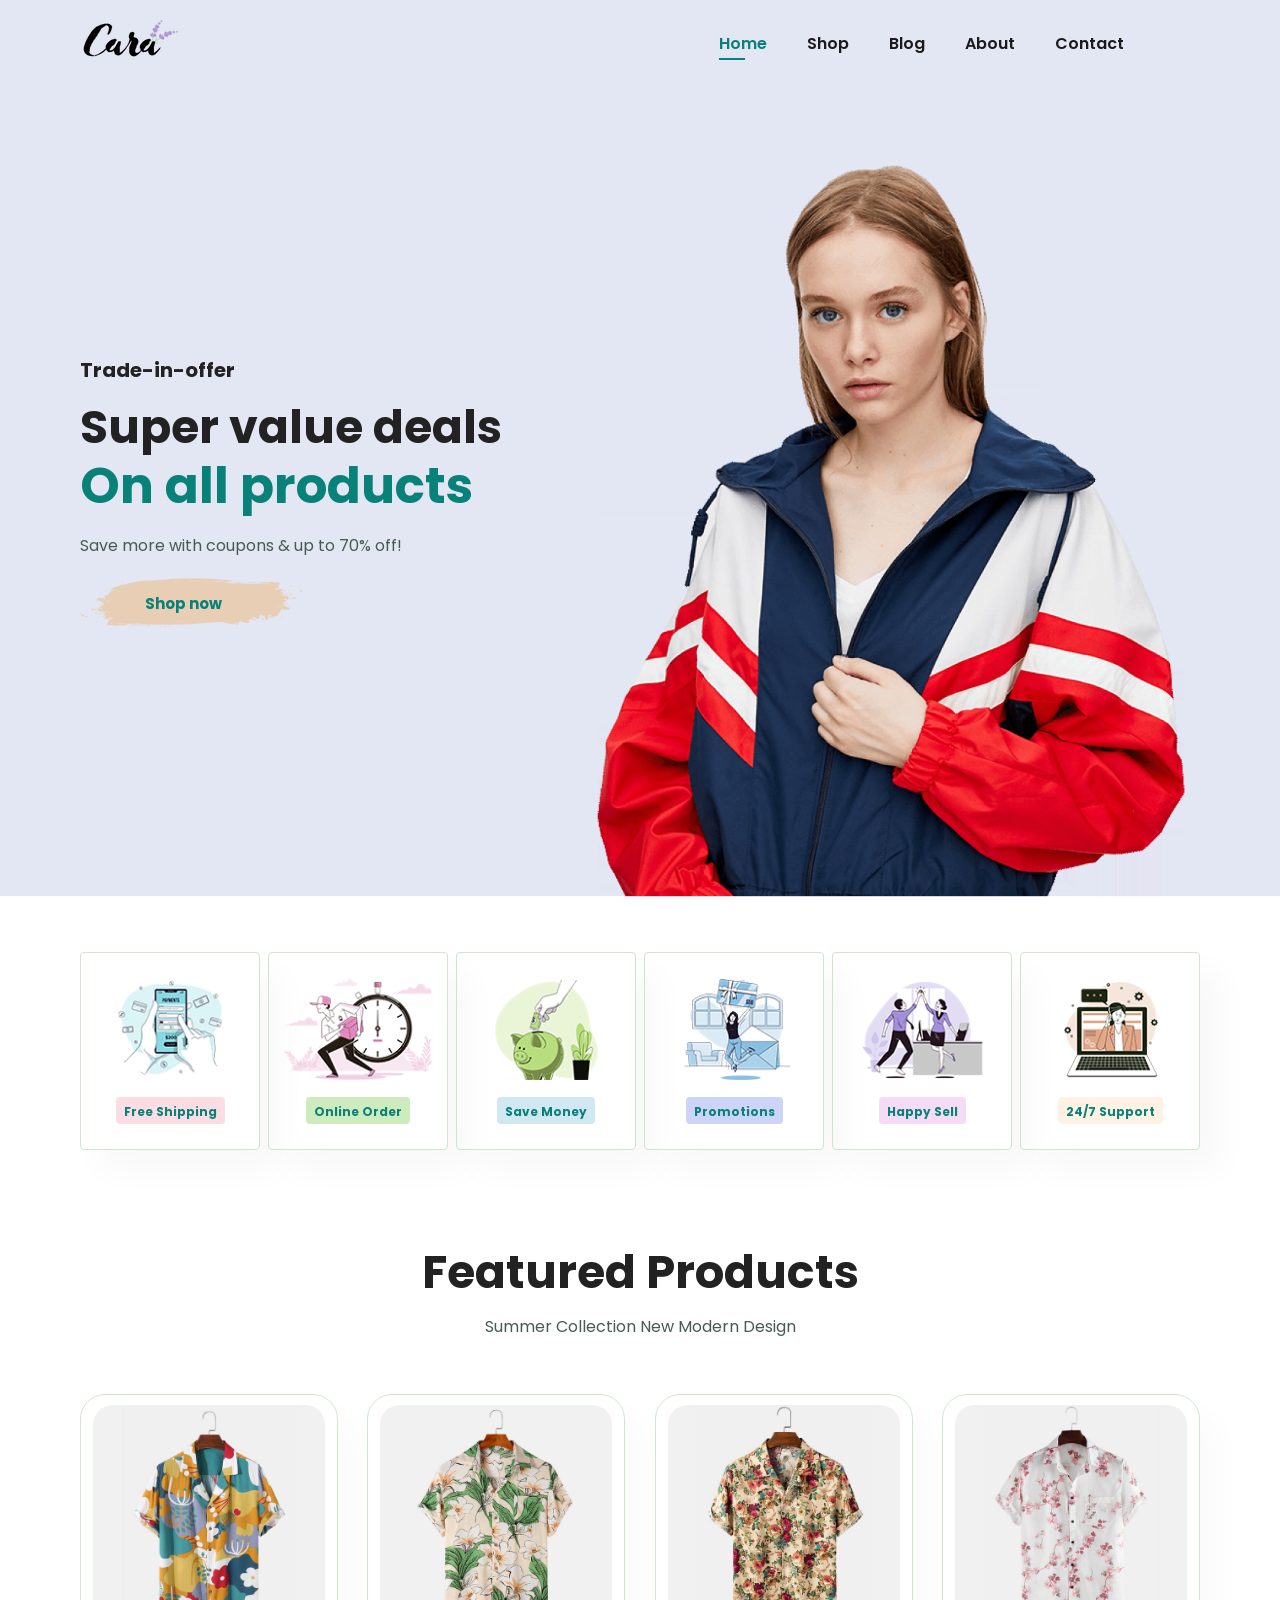
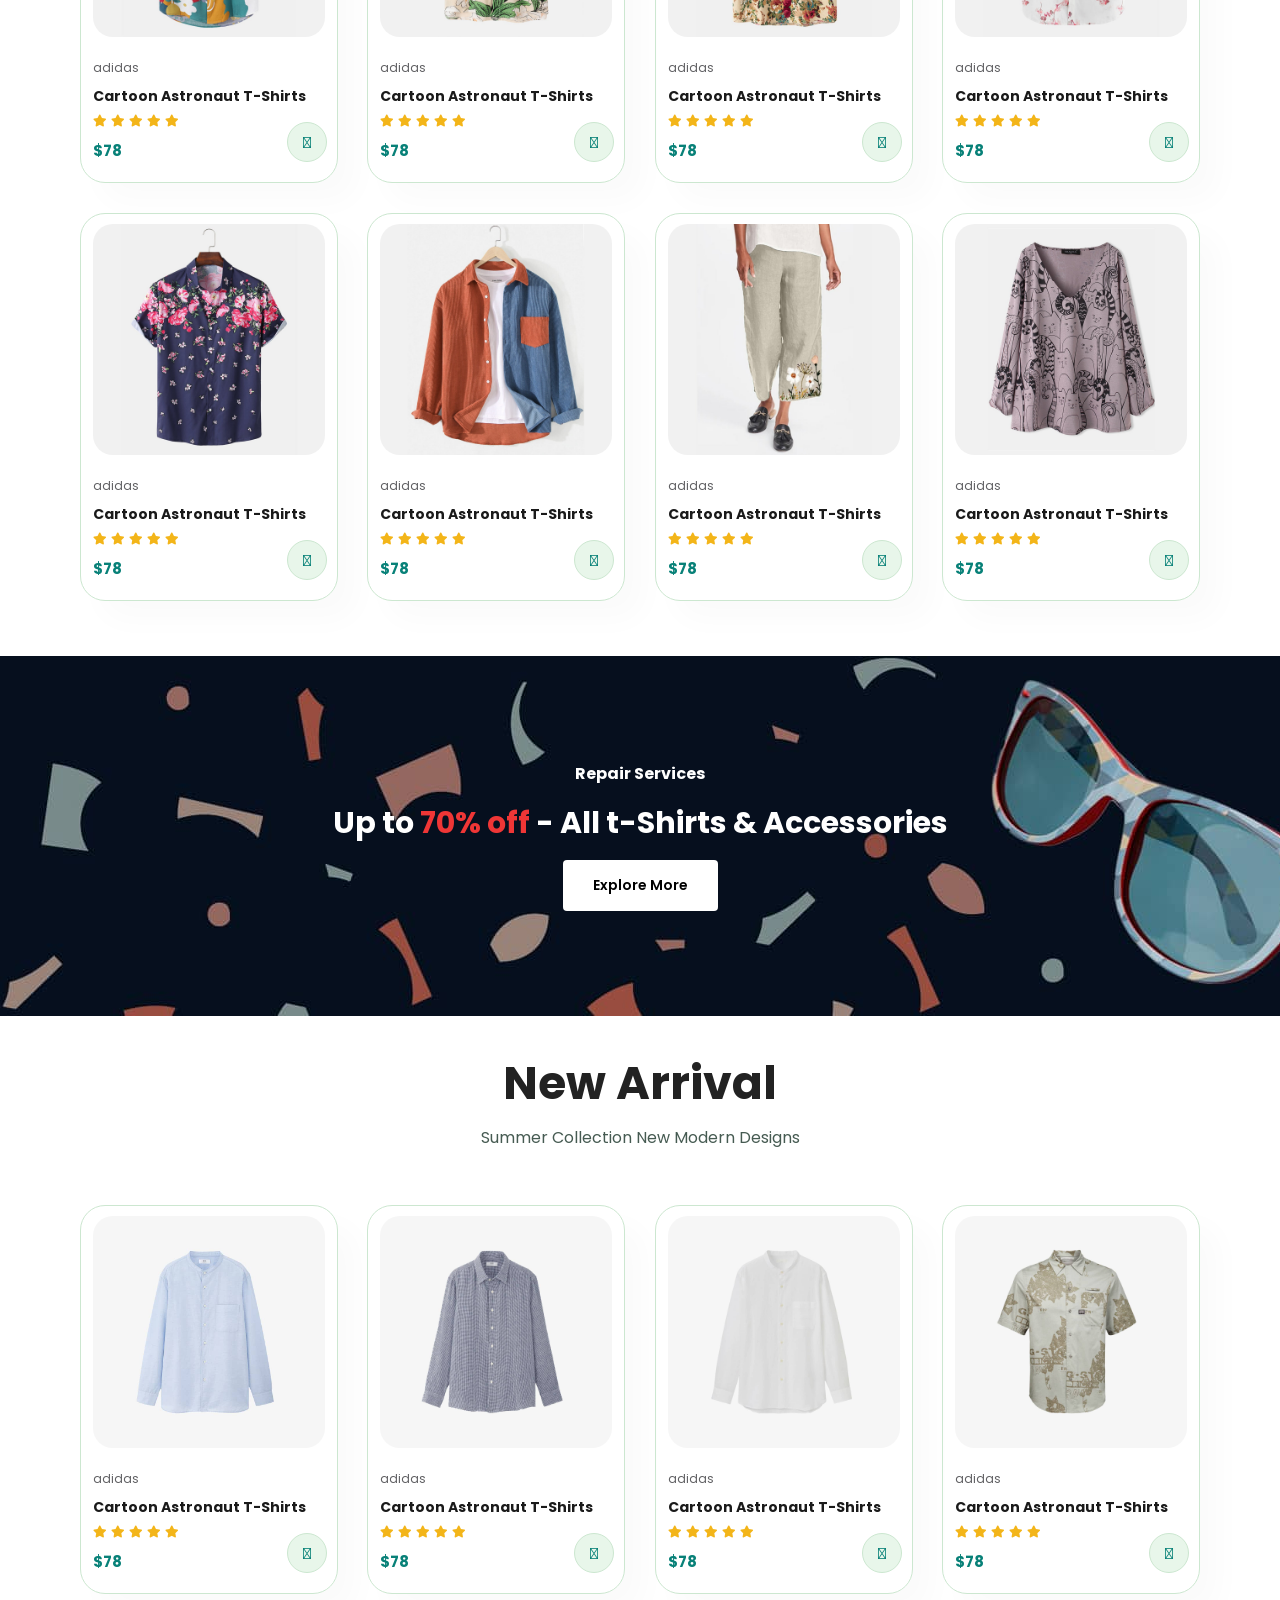
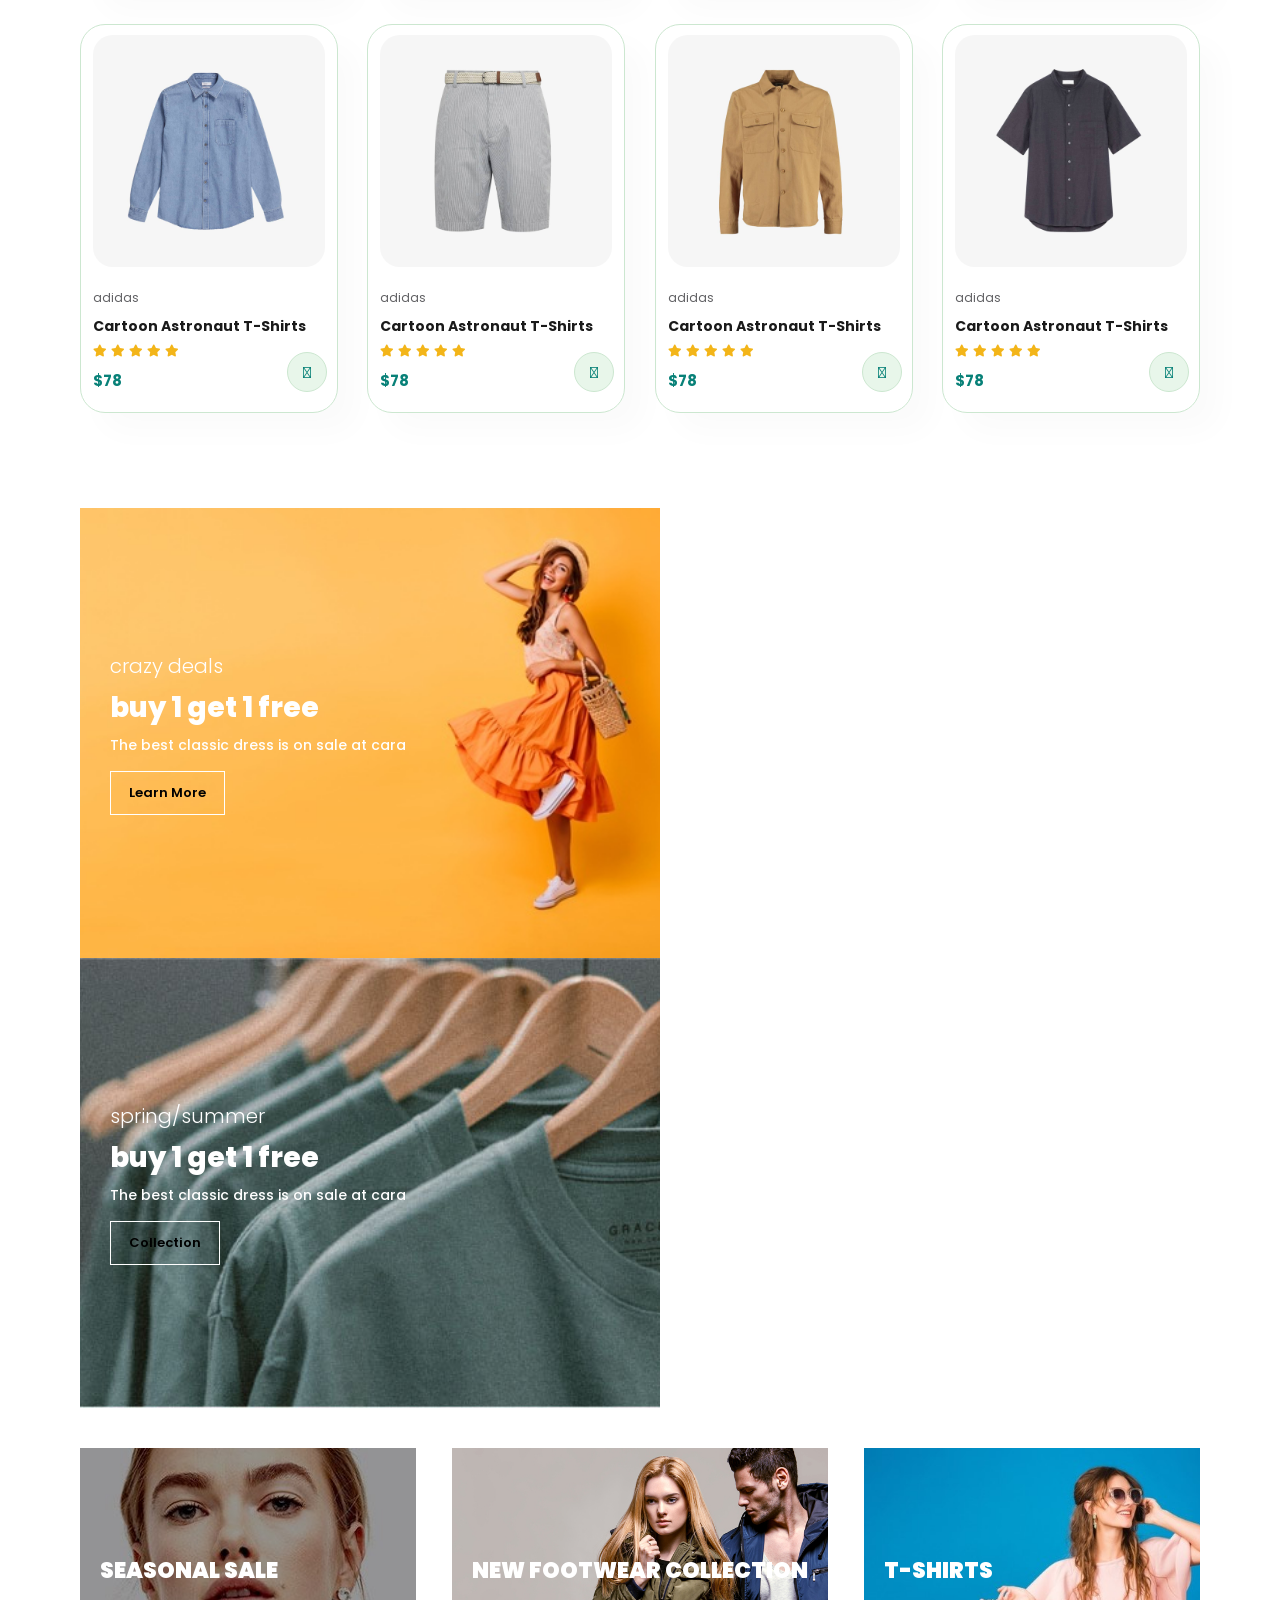
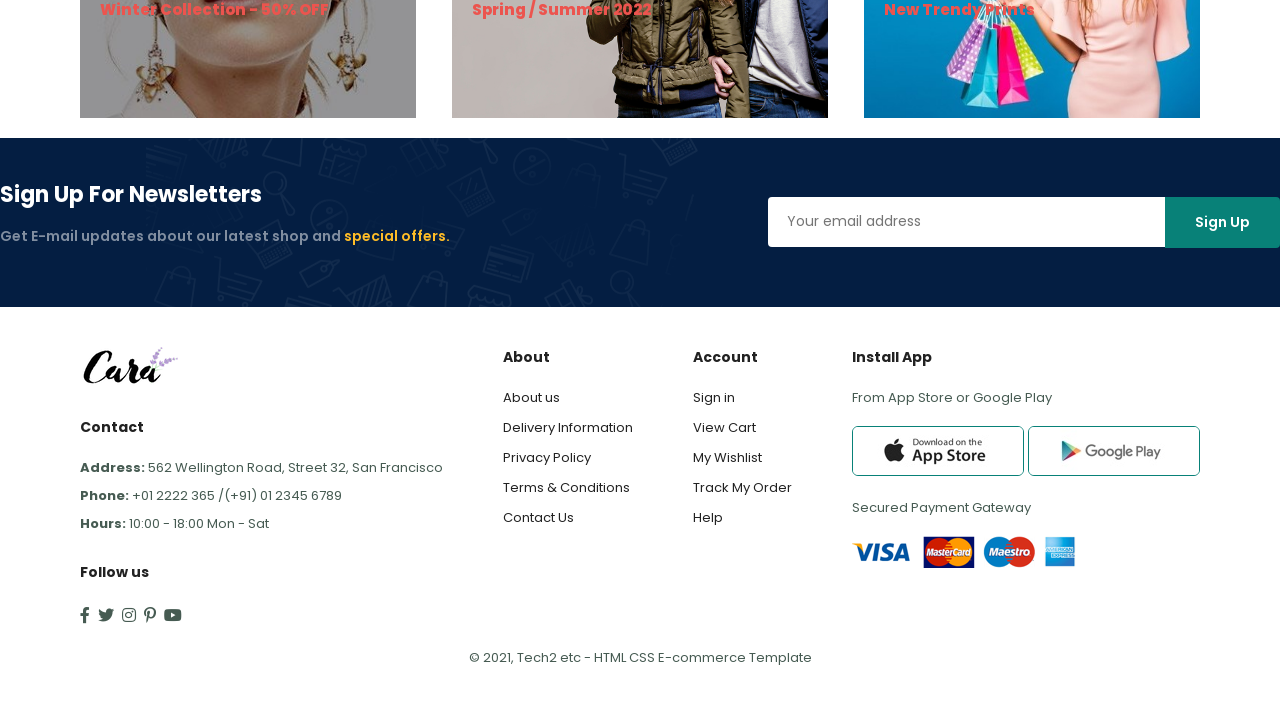
<file: index.html>
<!DOCTYPE html>
<html lang="en">
<head>
    <meta charset="UTF-8">
    <meta name="viewport" content="width=device-width, initial-scale=1.0">
    <title>E-Commerce</title>
    <link rel="stylesheet" href="https://pro.fontawesome.com/releases/v5.10.0/css/all.css" />
    <link rel="stylesheet" href="style.css">
</head>
<body>
    <section id="header">
        <a href="#"><img src="img/logo.png" class="logo" alt=""></a>
        <div>
            <ul id="navbar">
                <li><a class="active" href="index.html">Home</a></li>
                <li><a href="shop.html">Shop</a></li>
                <li><a href="blog.html">Blog</a></li>
                <li><a href="about.html">About</a></li>
                <li><a href="contact.html">Contact</a></li>
                <li id="lg-bag"><a href="cart.html"><i class="far fa-shopping-bag"></i></a></li>
                <a href="#" id="close"><i class="far fa-times"></i></a>
            </ul>
        </div>
        <div id="mobile">
            <a href="cart.html"><i class="far fa-shopping-bag"></i></a>
            <i id="bar" class="fas fa-outdent"></i>
        </div>
    </section>

    <section id="hero">
        <h4>Trade-in-offer</h4>
        <h2>Super value deals</h2>
        <h1>On all products</h1>
        <p>Save more with coupons & up to 70% off! </p>
        <button>Shop now</button>
    </section>
   <section id="feature" class="section-p1">
    <div class="fe-box">
        <img src="img/features/f1.png" alt="Free Shipping">
        <h6>Free Shipping</h6>
    </div>
    <div class="fe-box">
        <img src="img/features/f2.png" alt="Online Order">
        <h6>Online Order</h6>
    </div>
    <div class="fe-box">
        <img src="img/features/f3.png" alt="Save Money">
        <h6>Save Money</h6>
    </div>
    <div class="fe-box">
        <img src="img/features/f4.png" alt="Promotions">
        <h6>Promotions</h6>
    </div>
    <div class="fe-box">
        <img src="img/features/f5.png" alt="Happy Sell">
        <h6>Happy Sell</h6>
    </div>
    <div class="fe-box">
        <img src="img/features/f6.png" alt="24/7 Support">
        <h6>24/7 Support</h6>
    </div>
   </section>
   <section id="product1" class="section-p1">
<h2>Featured Products</h2>
<p>Summer Collection New Modern Design</p>
<div class="pro-container">
    <div class="pro">
    <img src="img/products/f1.jpg" alt="">
    <div class="des">
        <span>adidas</span>
        <h5>Cartoon Astronaut T-Shirts</h5>
        <div class="star">
            <i class="fas fa-star"></i>
            <i class="fas fa-star"></i>
            <i class="fas fa-star"></i>
            <i class="fas fa-star"></i>
            <i class="fas fa-star"></i>
        </div>
        <h4>$78</h4>
    </div>
    <a href="#"><i class="fal fa-shopping-cart cart"></i></a>
</div>
    <div class="pro">
    <img src="img/products/f2.jpg" alt="">
    <div class="des">
        <span>adidas</span>
        <h5>Cartoon Astronaut T-Shirts</h5>
        <div class="star">
            <i class="fas fa-star"></i>
            <i class="fas fa-star"></i>
            <i class="fas fa-star"></i>
            <i class="fas fa-star"></i>
            <i class="fas fa-star"></i>
        </div>
        <h4>$78</h4>
    </div>
    <a href="#"><i class="fal fa-shopping-cart cart"></i></a>
</div>
    <div class="pro">
    <img src="img/products/f3.jpg" alt="">
    <div class="des">
        <span>adidas</span>
        <h5>Cartoon Astronaut T-Shirts</h5>
        <div class="star">
            <i class="fas fa-star"></i>
            <i class="fas fa-star"></i>
            <i class="fas fa-star"></i>
            <i class="fas fa-star"></i>
            <i class="fas fa-star"></i>
        </div>
        <h4>$78</h4>
    </div>
    <a href="#"><i class="fal fa-shopping-cart cart"></i></a>
</div>
    <div class="pro">
    <img src="img/products/f4.jpg" alt="">
    <div class="des">
        <span>adidas</span>
        <h5>Cartoon Astronaut T-Shirts</h5>
        <div class="star">
            <i class="fas fa-star"></i>
            <i class="fas fa-star"></i>
            <i class="fas fa-star"></i>
            <i class="fas fa-star"></i>
            <i class="fas fa-star"></i>
        </div>
        <h4>$78</h4>
    </div>
    <a href="#"><i class="fal fa-shopping-cart cart"></i></a>
</div>
    <div class="pro">
    <img src="img/products/f5.jpg" alt="">
    <div class="des">
        <span>adidas</span>
        <h5>Cartoon Astronaut T-Shirts</h5>
        <div class="star">
            <i class="fas fa-star"></i>
            <i class="fas fa-star"></i>
            <i class="fas fa-star"></i>
            <i class="fas fa-star"></i>
            <i class="fas fa-star"></i>
        </div>
        <h4>$78</h4>
    </div>
    <a href="#"><i class="fal fa-shopping-cart cart"></i></a>
</div>
    <div class="pro">
    <img src="img/products/f6.jpg" alt="">
    <div class="des">
        <span>adidas</span>
        <h5>Cartoon Astronaut T-Shirts</h5>
        <div class="star">
            <i class="fas fa-star"></i>
            <i class="fas fa-star"></i>
            <i class="fas fa-star"></i>
            <i class="fas fa-star"></i>
            <i class="fas fa-star"></i>
        </div>
        <h4>$78</h4>
    </div>
    <a href="#"><i class="fal fa-shopping-cart cart"></i></a>
</div>
    <div class="pro">
    <img src="img/products/f7.jpg" alt="">
    <div class="des">
        <span>adidas</span>
        <h5>Cartoon Astronaut T-Shirts</h5>
        <div class="star">
            <i class="fas fa-star"></i>
            <i class="fas fa-star"></i>
            <i class="fas fa-star"></i>
            <i class="fas fa-star"></i>
            <i class="fas fa-star"></i>
        </div>
        <h4>$78</h4>
    </div>
    <a href="#"><i class="fal fa-shopping-cart cart"></i></a>
</div>
    <div class="pro">
    <img src="img/products/f8.jpg" alt="">
    <div class="des">
        <span>adidas</span>
        <h5>Cartoon Astronaut T-Shirts</h5>
        <div class="star">
            <i class="fas fa-star"></i>
            <i class="fas fa-star"></i>
            <i class="fas fa-star"></i>
            <i class="fas fa-star"></i>
            <i class="fas fa-star"></i>
        </div>
        <h4>$78</h4>
    </div>
    <a href="#"><i class="fal fa-shopping-cart cart"></i></a>
</div>
</div>
   </section>
   <section id="banner" class="section-m1">
    <h4>Repair Services </h4>
    <h2>Up to <span>70% off</span> - All t-Shirts & Accessories</h2>
    <button class="normal">Explore More</button>
   </section>

   <section id="product1" class="section-p1">
    <h2>New Arrival</h2>
    <p>Summer Collection New Modern Designs</p>
    <div class="pro-container">
        <div class="pro">
        <img src="img/products/n1.jpg" alt="">
        <div class="des">
            <span>adidas</span>
            <h5>Cartoon Astronaut T-Shirts</h5>
            <div class="star">
                <i class="fas fa-star"></i>
                <i class="fas fa-star"></i>
                <i class="fas fa-star"></i>
                <i class="fas fa-star"></i>
                <i class="fas fa-star"></i>
            </div>
            <h4>$78</h4>
        </div>
        <a href="#"><i class="fal fa-shopping-cart cart"></i></a>
    </div>
        <div class="pro">
        <img src="img/products/n2.jpg" alt="">
        <div class="des">
            <span>adidas</span>
            <h5>Cartoon Astronaut T-Shirts</h5>
            <div class="star">
                <i class="fas fa-star"></i>
                <i class="fas fa-star"></i>
                <i class="fas fa-star"></i>
                <i class="fas fa-star"></i>
                <i class="fas fa-star"></i>
            </div>
            <h4>$78</h4>
        </div>
        <a href="#"><i class="fal fa-shopping-cart cart"></i></a>
    </div>
        <div class="pro">
        <img src="img/products/n3.jpg" alt="">
        <div class="des">
            <span>adidas</span>
            <h5>Cartoon Astronaut T-Shirts</h5>
            <div class="star">
                <i class="fas fa-star"></i>
                <i class="fas fa-star"></i>
                <i class="fas fa-star"></i>
                <i class="fas fa-star"></i>
                <i class="fas fa-star"></i>
            </div>
            <h4>$78</h4>
        </div>
        <a href="#"><i class="fal fa-shopping-cart cart"></i></a>
    </div>
        <div class="pro">
        <img src="img/products/n4.jpg" alt="">
        <div class="des">
            <span>adidas</span>
            <h5>Cartoon Astronaut T-Shirts</h5>
            <div class="star">
                <i class="fas fa-star"></i>
                <i class="fas fa-star"></i>
                <i class="fas fa-star"></i>
                <i class="fas fa-star"></i>
                <i class="fas fa-star"></i>
            </div>
            <h4>$78</h4>
        </div>
        <a href="#"><i class="fal fa-shopping-cart cart"></i></a>
    </div>
        <div class="pro">
        <img src="img/products/n5.jpg" alt="">
        <div class="des">
            <span>adidas</span>
            <h5>Cartoon Astronaut T-Shirts</h5>
            <div class="star">
                <i class="fas fa-star"></i>
                <i class="fas fa-star"></i>
                <i class="fas fa-star"></i>
                <i class="fas fa-star"></i>
                <i class="fas fa-star"></i>
            </div>
            <h4>$78</h4>
        </div>
        <a href="#"><i class="fal fa-shopping-cart cart"></i></a>
    </div>
        <div class="pro">
        <img src="img/products/n6.jpg" alt="">
        <div class="des">
            <span>adidas</span>
            <h5>Cartoon Astronaut T-Shirts</h5>
            <div class="star">
                <i class="fas fa-star"></i>
                <i class="fas fa-star"></i>
                <i class="fas fa-star"></i>
                <i class="fas fa-star"></i>
                <i class="fas fa-star"></i>
            </div>
            <h4>$78</h4>
        </div>
        <a href="#"><i class="fal fa-shopping-cart cart"></i></a>
    </div>
        <div class="pro">
        <img src="img/products/n7.jpg" alt="">
        <div class="des">
            <span>adidas</span>
            <h5>Cartoon Astronaut T-Shirts</h5>
            <div class="star">
                <i class="fas fa-star"></i>
                <i class="fas fa-star"></i>
                <i class="fas fa-star"></i>
                <i class="fas fa-star"></i>
                <i class="fas fa-star"></i>
            </div>
            <h4>$78</h4>
        </div>
        <a href="#"><i class="fal fa-shopping-cart cart"></i></a>
    </div>
        <div class="pro">
        <img src="img/products/n8.jpg" alt="">
        <div class="des">
            <span>adidas</span>
            <h5>Cartoon Astronaut T-Shirts</h5>
            <div class="star">
                <i class="fas fa-star"></i>
                <i class="fas fa-star"></i>
                <i class="fas fa-star"></i>
                <i class="fas fa-star"></i>
                <i class="fas fa-star"></i>
            </div>
            <h4>$78</h4>
        </div>
        <a href="#"><i class="fal fa-shopping-cart cart"></i></a>
    </div>
    </div>
       </section>

    <section id="sm-banner" class="section-p1">
        <div class="banner-box">
            <h4>crazy deals</h4>
            <h2>buy 1 get 1 free</h2>
            <span>The best classic dress is on sale at cara</span>
            <button class="white">Learn More</button>
        </div>
        <div class="banner-box banner-box2">
            <h4>spring/summer</h4>
            <h2>buy 1 get 1 free</h2>
            <span>The best classic dress is on sale at cara</span>
            <button class="white">Collection</button>
        </div>
    </section>

    <section id="banner3">
        <div class="banner-box">
            <h2>SEASONAL SALE</h2>
            <h3>Winter Collection - 50% OFF</h3>
        </div>
        <div class="banner-box banner-box2">
            <h2>NEW FOOTWEAR COLLECTION</h2>
            <h3>Spring / Summer 2022</h3>
        </div>
        <div class="banner-box banner-box3">
            <h2>T-SHIRTS</h2>
            <h3>New Trendy Prints</h3>
        </div>
</section>
<section id="newsletter" class="section-p1 section-m1">
    <div class="newstext">
        <h4>Sign Up For Newsletters</h4>
<p>Get E-mail updates about our latest shop and <span>special offers.</span> </p>
    </div>
    <div class="form">
        <input type="text" placeholder="Your email address">
        <button class="normal">Sign Up</button>
    </div>
</section>

<footer class="section-p1">
    <div class="col">
        <img class="logo" src="img/logo.png" alt="">
        <h4>Contact</h4>
        <p><strong>Address: </strong> 562 Wellington Road, Street 32, San Francisco</p>
        <p><strong>Phone: </strong> +01 2222 365 /(+91) 01 2345 6789</p>
        <p><strong>Hours: </strong> 10:00 - 18:00 Mon - Sat</p>
        <div class="follow">
            <h4>Follow us</h4>
            <div class="icon">
                <i class="fab fa-facebook-f"></i>
                <i class="fab fa-twitter"></i>
                <i class="fab fa-instagram"></i>
                <i class="fab fa-pinterest-p"></i>
                <i class="fab fa-youtube"></i>
            </div>
        </div>
    </div>
    <div class="col">
        <h4>About</h4>
        <a href="#">About us</a>
        <a href="#">Delivery Information</a>
        <a href="#">Privacy Policy</a>
        <a href="#">Terms & Conditions</a>
        <a href="#">Contact Us</a>
    </div>
    <div class="col">
        <h4>Account</h4>
        <a href="#">Sign in</a>
        <a href="#">View Cart</a>
        <a href="#">My Wishlist</a>
        <a href="#">Track My Order</a>
        <a href="#">Help</a>
    </div>
<div class="col install">
    <h4>Install App</h4>
    <p>From App Store or Google Play</p>
    <div class="row">
        <img src="img/pay/app.jpg" alt="">
        <img src="img/pay/play.jpg" alt="">
    </div>
    <p>Secured Payment Gateway </p>
    <img src="img/pay/pay.png" alt="">
</div>
<div class="copyright">
<p>&copy; 2021, Tech2 etc - HTML CSS E-commerce Template</p>
</div>
</footer>
    <script src="script.js"></script>
</body>
</html>
</file>
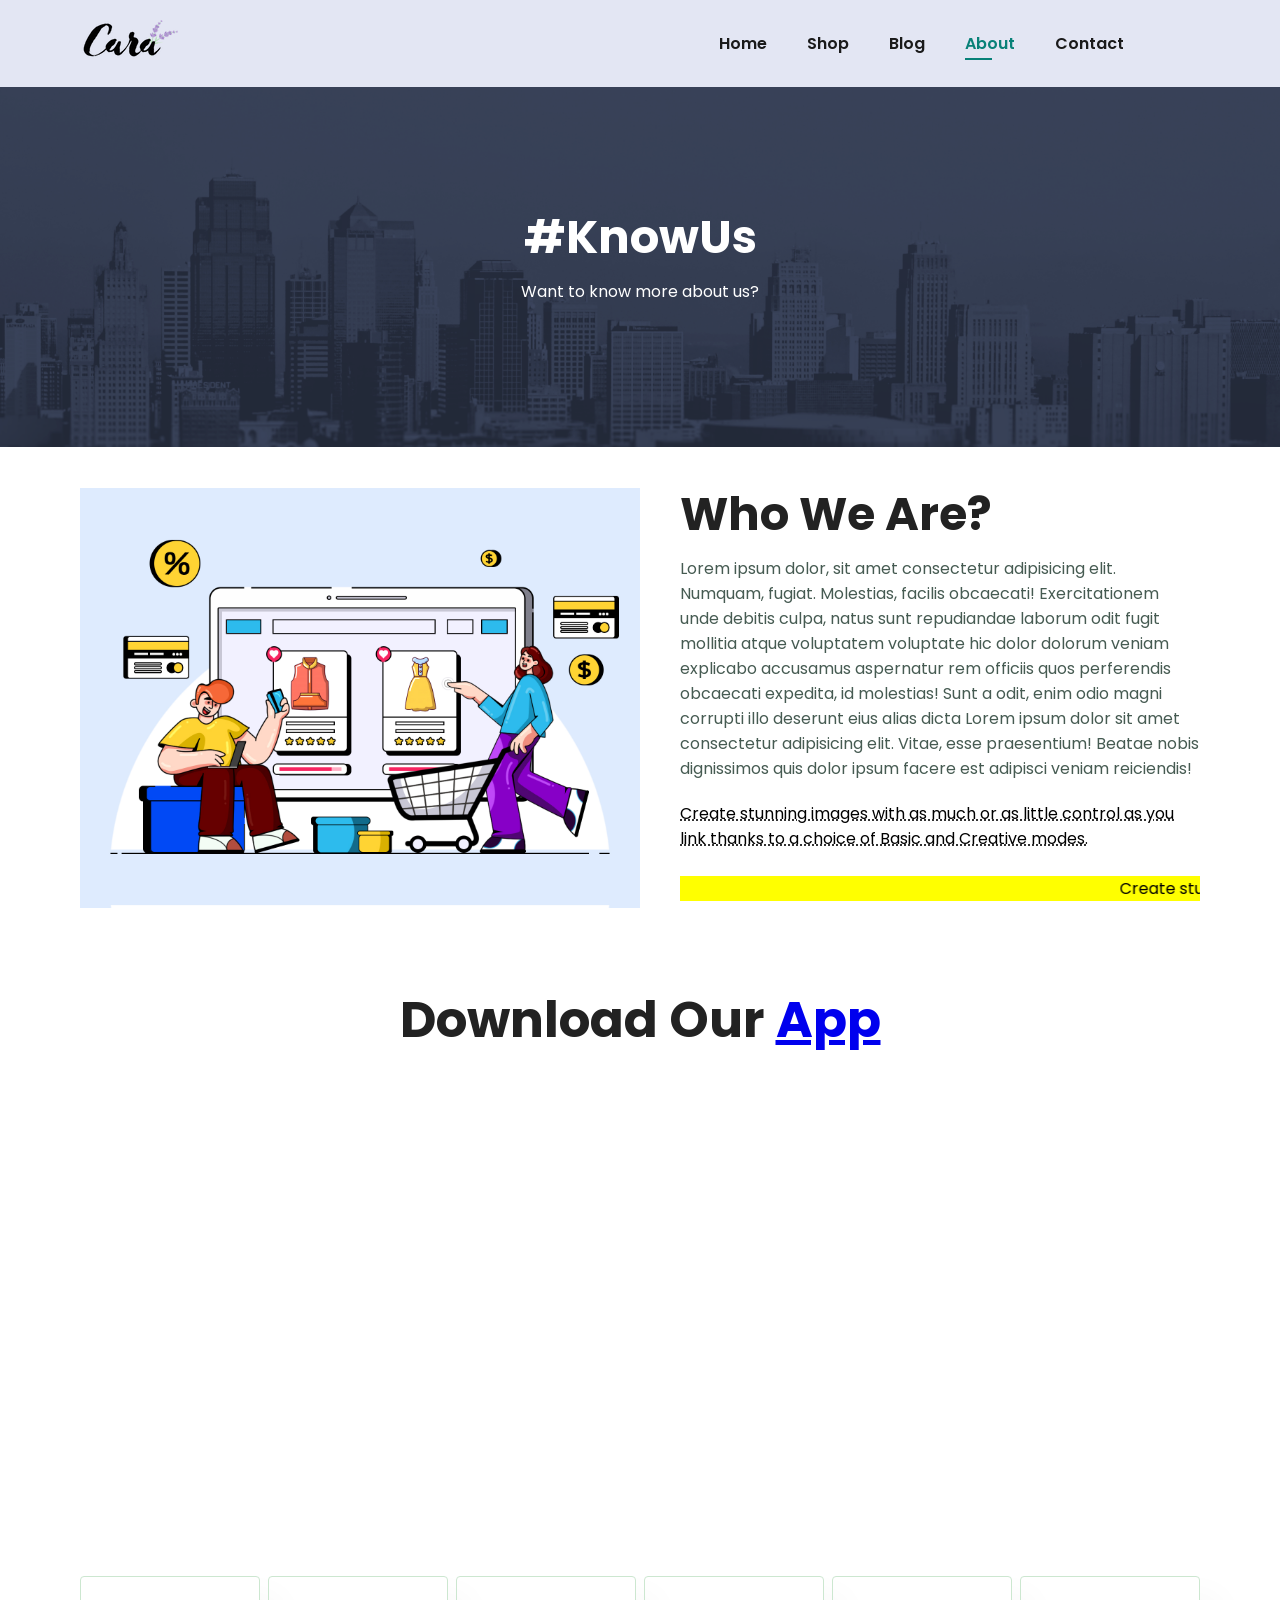
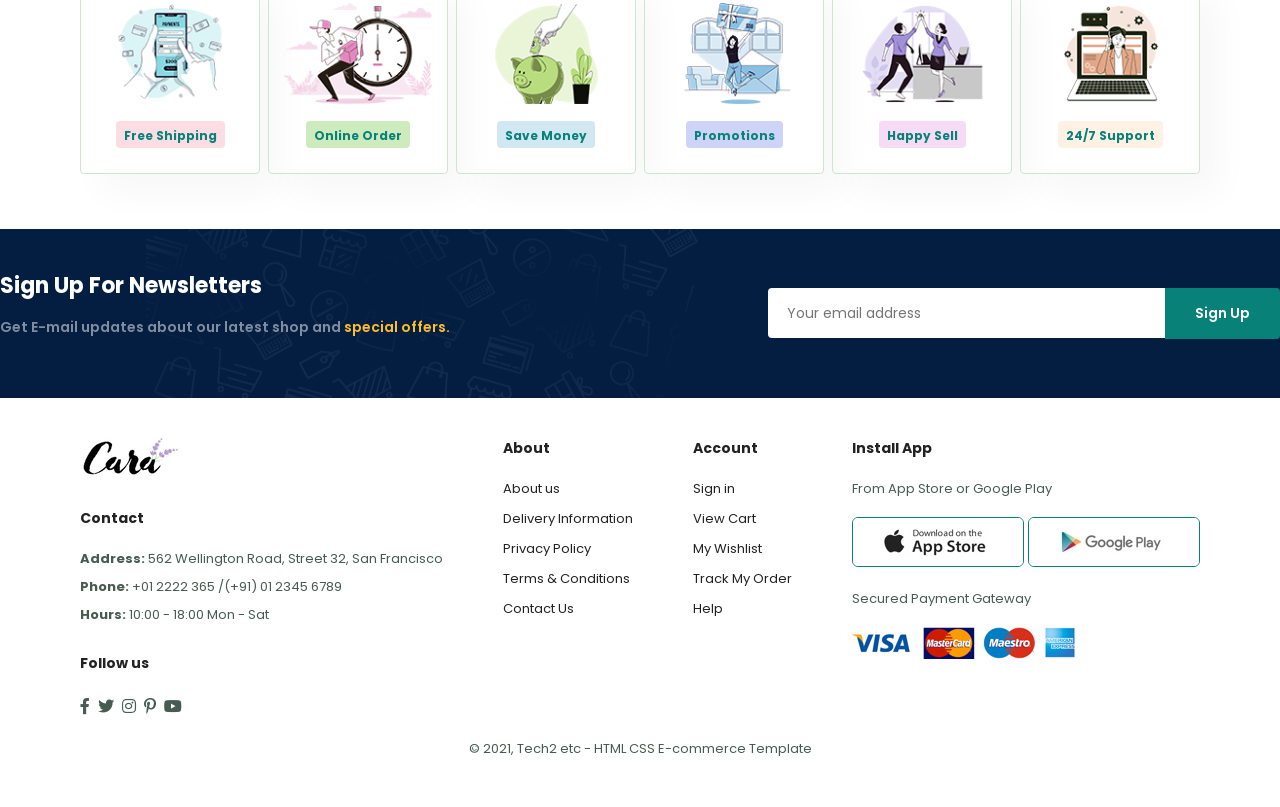
<file: about.html>
<!DOCTYPE html>
<html lang="en">
<head>
    <meta charset="UTF-8">
    <meta name="viewport" content="width=device-width, initial-scale=1.0">
    <title>Shopping</title>
    <link rel="stylesheet" href="https://pro.fontawesome.com/releases/v5.10.0/css/all.css" />
    <link rel="stylesheet" href="style.css">
</head>
<body>
    <section id="header">
        <a href="#"><img src="img/logo.png" class="logo" alt=""></a>
        <div>
            <ul id="navbar">
                <li><a href="index.html">Home</a></li>
                <li><a href="shop.html">Shop</a></li>
                <li><a href="blog.html">Blog</a></li>
                <li><a class="active"  href="about.html">About</a></li>
                <li><a href="contact.html">Contact</a></li>
                <li id="lg-bag"><a href="cart.html"><i class="far fa-shopping-bag"></i></a></li>
                <a href="#" id="close"><i class="far fa-times"></i></a>
            </ul>
        </div>
        <div id="mobile">
            <a href="cart.html"><i class="far fa-shopping-bag"></i></a>
            <i id="bar" class="fas fa-outdent"></i>
        </div>
    </section>

    <section id="page-header" class="about-header">
       
        <h2>#KnowUs</h2>
       
        <p>Want to know more about us? </p>
       
    </section>

    <section id="about-head" class="section-p1">
        <img src="img/about/a6.jpg" alt="">
        <div>
            <h2>Who We Are?</h2>
            <p>Lorem ipsum dolor, sit amet consectetur adipisicing elit. Numquam, fugiat. Molestias, facilis obcaecati! Exercitationem unde debitis culpa, natus sunt repudiandae laborum odit fugit mollitia atque voluptatem voluptate hic dolor dolorum veniam explicabo accusamus aspernatur rem officiis quos perferendis obcaecati expedita, id molestias! Sunt a odit, enim odio magni corrupti illo deserunt eius alias dicta Lorem ipsum dolor sit amet consectetur adipisicing elit. Vitae, esse praesentium! Beatae nobis dignissimos quis dolor ipsum facere est adipisci veniam reiciendis!</p>
            <abbr title="">Create stunning images with as much or as little control as you link thanks to a choice of Basic and Creative modes.</abbr>

            <br> <br>

            <marquee bgcolor="yellow" loop="-1" scrollamount="5" width="100%">Create stunning images with as much or as little control as you like thanks to a choice of Basic and Creative modes.</marquee>
        </div>
    </section>

<section id="about-app" class="section-p1">
    <h1>Download Our <a href="#">App</a></h1>
    <div class="video">
        <video autoplay muted loop src="img/about/1.mp4"  ></video>
    </div>
</section>

<section id="feature" class="section-p1">
    <div class="fe-box">
        <img src="img/features/f1.png" alt="Free Shipping">
        <h6>Free Shipping</h6>
    </div>
    <div class="fe-box">
        <img src="img/features/f2.png" alt="Online Order">
        <h6>Online Order</h6>
    </div>
    <div class="fe-box">
        <img src="img/features/f3.png" alt="Save Money">
        <h6>Save Money</h6>
    </div>
    <div class="fe-box">
        <img src="img/features/f4.png" alt="Promotions">
        <h6>Promotions</h6>
    </div>
    <div class="fe-box">
        <img src="img/features/f5.png" alt="Happy Sell">
        <h6>Happy Sell</h6>
    </div>
    <div class="fe-box">
        <img src="img/features/f6.png" alt="24/7 Support">
        <h6>24/7 Support</h6>
    </div>
   </section>

   <section id="newsletter" class="section-p1 section-m1">
    <div class="newstext">
        <h4>Sign Up For Newsletters</h4>
<p>Get E-mail updates about our latest shop and <span>special offers.</span> </p>
    </div>
    <div class="form">
        <input type="text" placeholder="Your email address">
        <button class="normal">Sign Up</button>
    </div>
</section>

<footer class="section-p1">
    <div class="col">
        <img class="logo" src="img/logo.png" alt="">
        <h4>Contact</h4>
        <p><strong>Address: </strong> 562 Wellington Road, Street 32, San Francisco</p>
        <p><strong>Phone: </strong> +01 2222 365 /(+91) 01 2345 6789</p>
        <p><strong>Hours: </strong> 10:00 - 18:00 Mon - Sat</p>
        <div class="follow">
            <h4>Follow us</h4>
            <div class="icon">
                <i class="fab fa-facebook-f"></i>
                <i class="fab fa-twitter"></i>
                <i class="fab fa-instagram"></i>
                <i class="fab fa-pinterest-p"></i>
                <i class="fab fa-youtube"></i>
            </div>
        </div>
    </div>
    <div class="col">
        <h4>About</h4>
        <a href="#">About us</a>
        <a href="#">Delivery Information</a>
        <a href="#">Privacy Policy</a>
        <a href="#">Terms & Conditions</a>
        <a href="#">Contact Us</a>
    </div>
    <div class="col">
        <h4>Account</h4>
        <a href="#">Sign in</a>
        <a href="#">View Cart</a>
        <a href="#">My Wishlist</a>
        <a href="#">Track My Order</a>
        <a href="#">Help</a>
    </div>
<div class="col install">
    <h4>Install App</h4>
    <p>From App Store or Google Play</p>
    <div class="row">
        <img src="img/pay/app.jpg" alt="">
        <img src="img/pay/play.jpg" alt="">
    </div>
    <p>Secured Payment Gateway </p>
    <img src="img/pay/pay.png" alt="">
</div>
<div class="copyright">
<p>&copy; 2021, Tech2 etc - HTML CSS E-commerce Template</p>
</div>
</footer>
    <script src="script.js"></script>
</body>
</html>
</file>
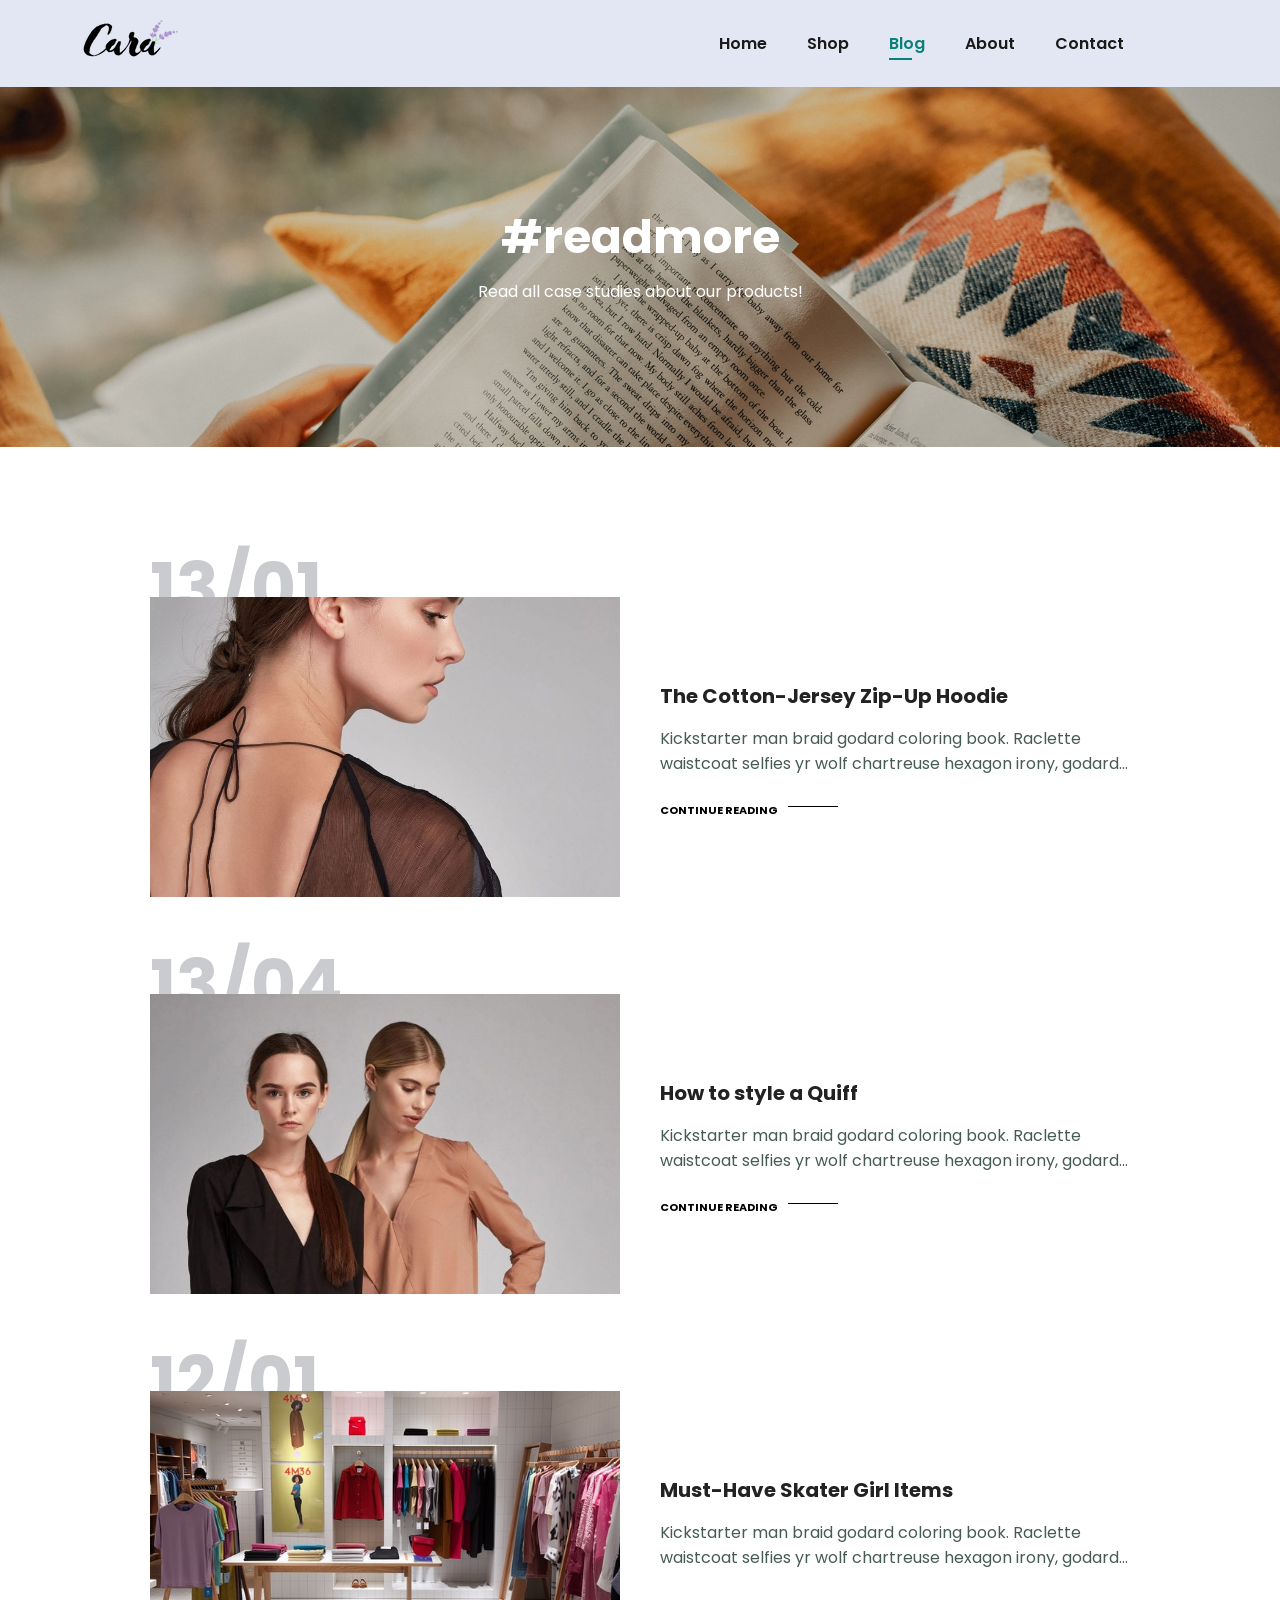
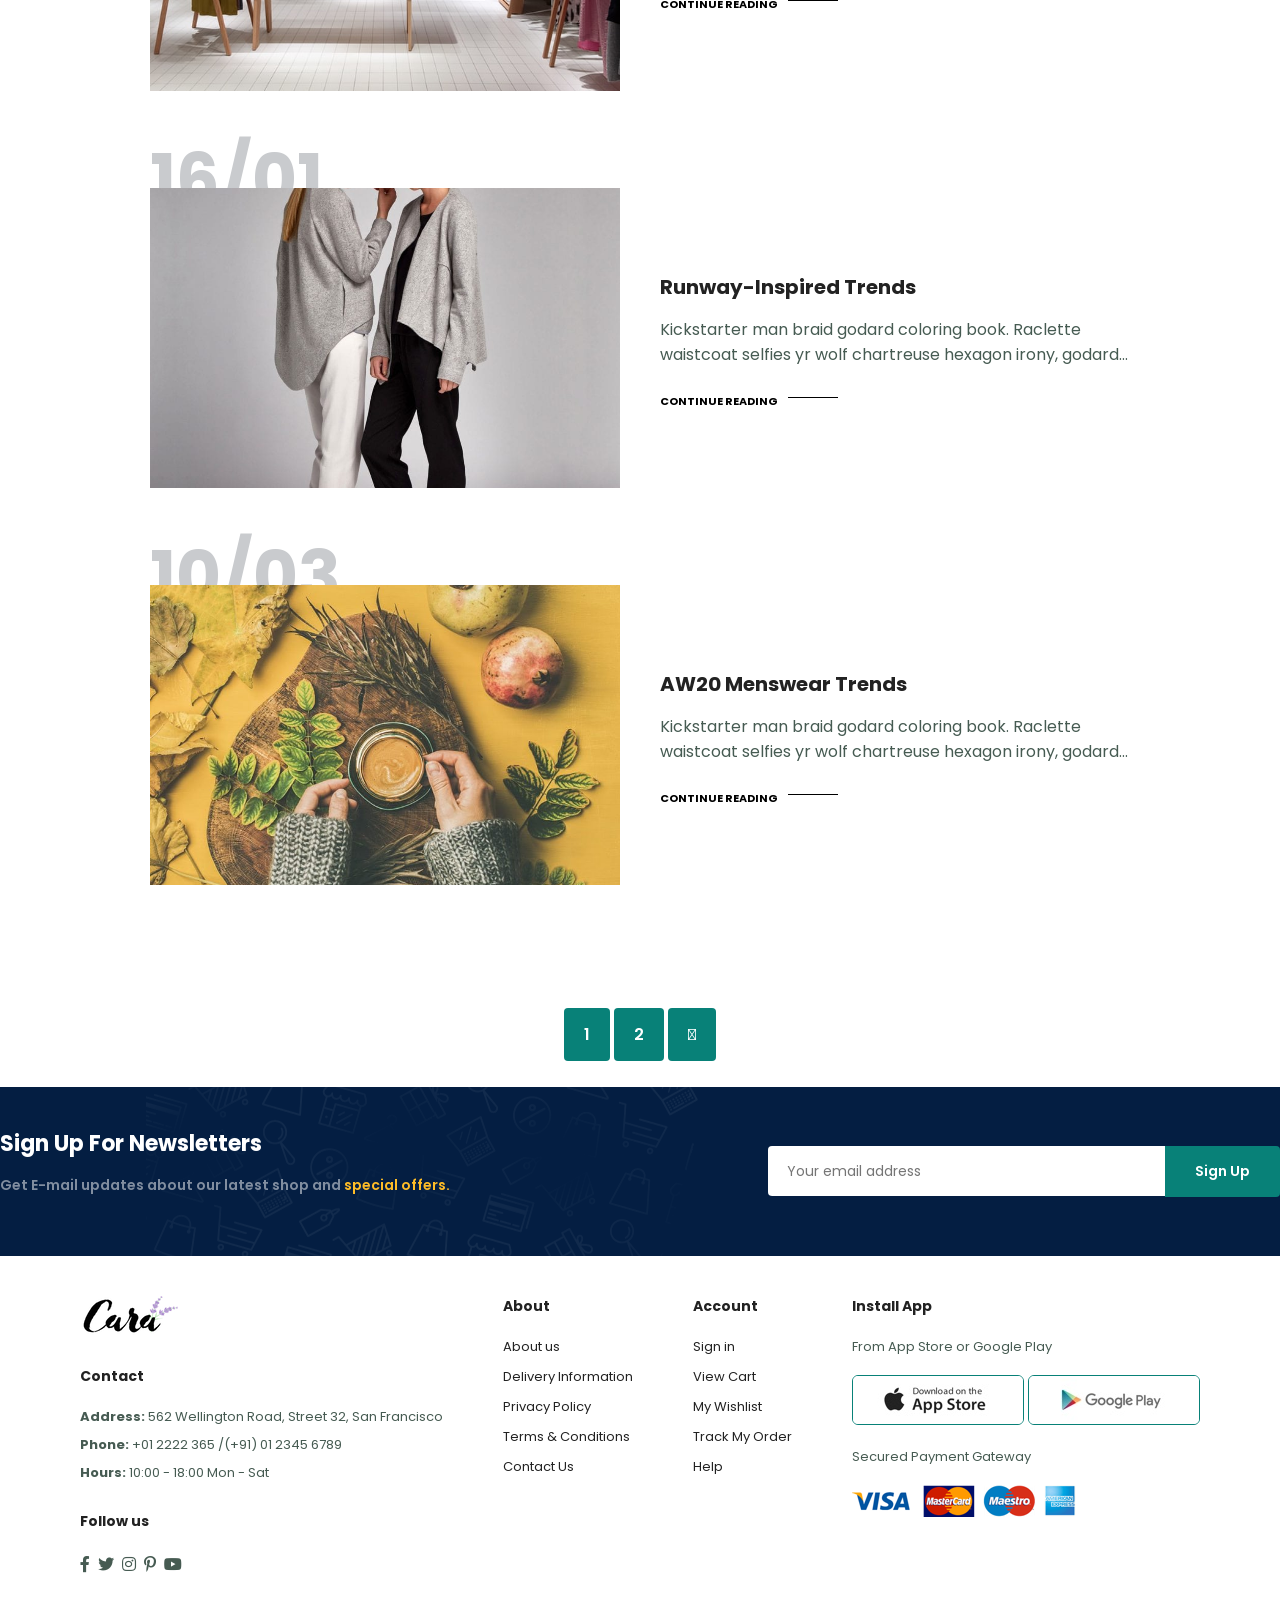
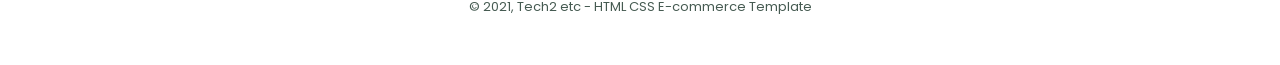
<file: blog.html>
<!DOCTYPE html>
<html lang="en">
<head>
    <meta charset="UTF-8">
    <meta name="viewport" content="width=device-width, initial-scale=1.0">
    <title>Shopping</title>
    <link rel="stylesheet" href="https://pro.fontawesome.com/releases/v5.10.0/css/all.css" />
    <link rel="stylesheet" href="style.css">
</head>
<body>
    <section id="header">
        <a href="#"><img src="img/logo.png" class="logo" alt=""></a>
        <div>
            <ul id="navbar">
                <li><a href="index.html">Home</a></li>
                <li><a href="shop.html">Shop</a></li>
                <li><a class="active"  href="blog.html">Blog</a></li>
                <li><a href="about.html">About</a></li>
                <li><a href="contact.html">Contact</a></li>
                <li id="lg-bag"><a href="cart.html"><i class="far fa-shopping-bag"></i></a></li>
                <a href="#" id="close"><i class="far fa-times"></i></a>
            </ul>
        </div>
        <div id="mobile">
            <a href="cart.html"><i class="far fa-shopping-bag"></i></a>
            <i id="bar" class="fas fa-outdent"></i>
        </div>
    </section>
    <section id="page-header" class="blog-header">
       
        <h2>#readmore</h2>
       
        <p>Read all case studies about our products! </p>
       
    </section>

<section id="blog">
    <div class="blog-box">
        <div class="blog-img">
            <img src="img/blog/b1.jpg" alt="">
        </div>
        <div class="blog-details">
            <h4>The Cotton-Jersey Zip-Up Hoodie</h4>
            <p>Kickstarter man braid godard coloring book. Raclette waistcoat selfies
                yr wolf chartreuse hexagon irony, godard...
            </p>
            <a href="#">CONTINUE READING</a>
        </div>
        <h1>13/01</h1>
    </div>
    <div class="blog-box">
        <div class="blog-img">
            <img src="img/blog/b2.jpg" alt="">
        </div>
        <div class="blog-details">
            <h4>How to style a Quiff</h4>
            <p>Kickstarter man braid godard coloring book. Raclette waistcoat selfies
                yr wolf chartreuse hexagon irony, godard...
            </p>
            <a href="#">CONTINUE READING</a>
        </div>
        <h1>13/04</h1>
    </div>
    <div class="blog-box">
        <div class="blog-img">
            <img src="img/blog/b3.jpg" alt="">
        </div>
        <div class="blog-details">
            <h4>Must-Have Skater Girl Items</h4>
            <p>Kickstarter man braid godard coloring book. Raclette waistcoat selfies
                yr wolf chartreuse hexagon irony, godard...
            </p>
            <a href="#">CONTINUE READING</a>
        </div>
        <h1>12/01</h1>
    </div>
    <div class="blog-box">
        <div class="blog-img">
            <img src="img/blog/b4.jpg" alt="">
        </div>
        <div class="blog-details">
            <h4>Runway-Inspired Trends</h4>
            <p>Kickstarter man braid godard coloring book. Raclette waistcoat selfies
                yr wolf chartreuse hexagon irony, godard...
            </p>
            <a href="#">CONTINUE READING</a>
        </div>
        <h1>16/01</h1>
    </div>
    <div class="blog-box">
        <div class="blog-img">
            <img src="img/blog/b6.jpg" alt="">
        </div>
        <div class="blog-details">
            <h4>AW20 Menswear Trends</h4>
            <p>Kickstarter man braid godard coloring book. Raclette waistcoat selfies
                yr wolf chartreuse hexagon irony, godard...
            </p>
            <a href="#">CONTINUE READING</a>
        </div>
        <h1>10/03</h1>
    </div>
</section>

       <section id="pagination" class="section-p1">
        <a href="#">1</a>
        <a href="#">2</a>
        <a href="#"><i class="fal fa-long-arrow-alt-right"></i></a>
       </section>
<section id="newsletter" class="section-p1 section-m1">
    <div class="newstext">
        <h4>Sign Up For Newsletters</h4>
<p>Get E-mail updates about our latest shop and <span>special offers.</span> </p>
    </div>
    <div class="form">
        <input type="text" placeholder="Your email address">
        <button class="normal">Sign Up</button>
    </div>
</section>

<footer class="section-p1">
    <div class="col">
        <img class="logo" src="img/logo.png" alt="">
        <h4>Contact</h4>
        <p><strong>Address: </strong> 562 Wellington Road, Street 32, San Francisco</p>
        <p><strong>Phone: </strong> +01 2222 365 /(+91) 01 2345 6789</p>
        <p><strong>Hours: </strong> 10:00 - 18:00 Mon - Sat</p>
        <div class="follow">
            <h4>Follow us</h4>
            <div class="icon">
                <i class="fab fa-facebook-f"></i>
                <i class="fab fa-twitter"></i>
                <i class="fab fa-instagram"></i>
                <i class="fab fa-pinterest-p"></i>
                <i class="fab fa-youtube"></i>
            </div>
        </div>
    </div>
    <div class="col">
        <h4>About</h4>
        <a href="#">About us</a>
        <a href="#">Delivery Information</a>
        <a href="#">Privacy Policy</a>
        <a href="#">Terms & Conditions</a>
        <a href="#">Contact Us</a>
    </div>
    <div class="col">
        <h4>Account</h4>
        <a href="#">Sign in</a>
        <a href="#">View Cart</a>
        <a href="#">My Wishlist</a>
        <a href="#">Track My Order</a>
        <a href="#">Help</a>
    </div>
<div class="col install">
    <h4>Install App</h4>
    <p>From App Store or Google Play</p>
    <div class="row">
        <img src="img/pay/app.jpg" alt="">
        <img src="img/pay/play.jpg" alt="">
    </div>
    <p>Secured Payment Gateway </p>
    <img src="img/pay/pay.png" alt="">
</div>
<div class="copyright">
<p>&copy; 2021, Tech2 etc - HTML CSS E-commerce Template</p>
</div>
</footer>
    <script src="script.js"></script>
</body>
</html>
</file>
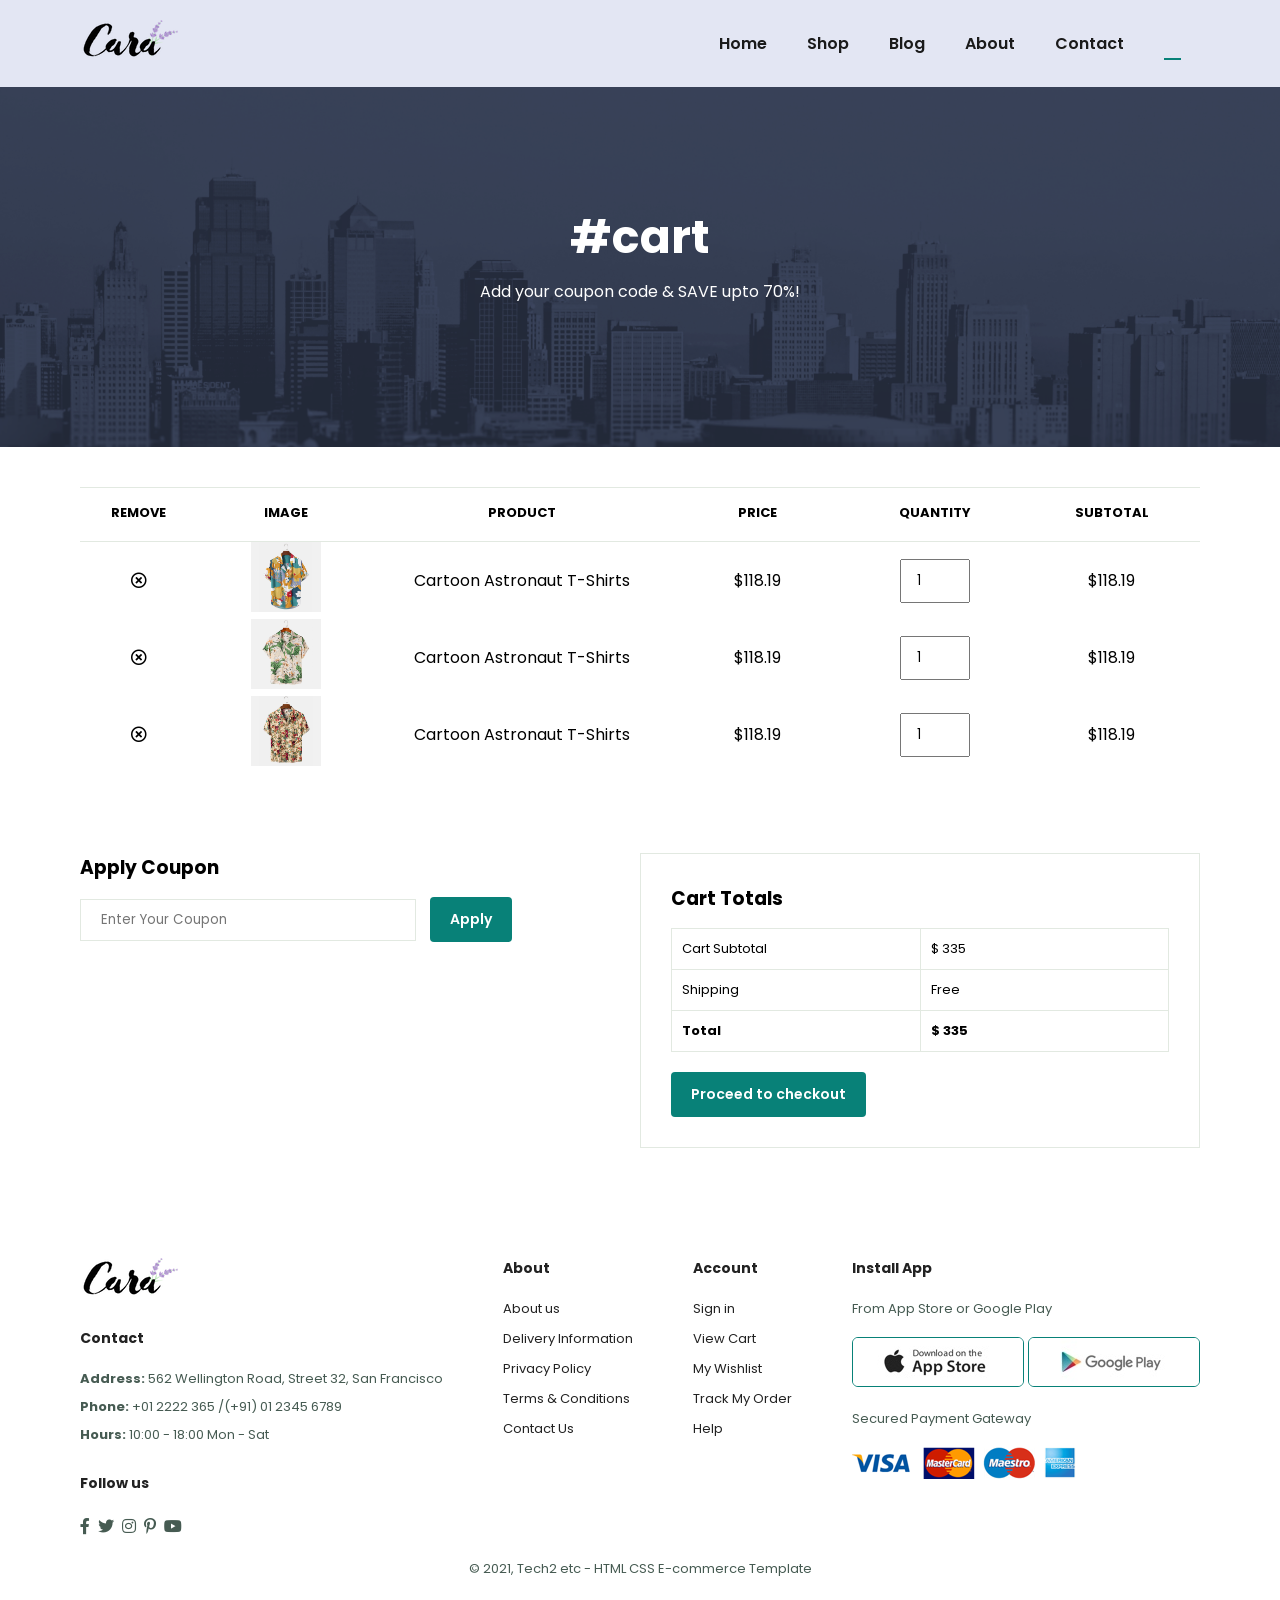
<file: cart.html>
<!DOCTYPE html>
<html lang="en">
<head>
    <meta charset="UTF-8">
    <meta name="viewport" content="width=device-width, initial-scale=1.0">
    <title>Shopping</title>
    <link rel="stylesheet" href="https://pro.fontawesome.com/releases/v5.10.0/css/all.css" />
    <link rel="stylesheet" href="style.css">
</head>
<body>
    <section id="header">
        <a href="#"><img src="img/logo.png" class="logo" alt=""></a>
        <div>
            <ul id="navbar">
                <li><a href="index.html">Home</a></li>
                <li><a href="shop.html">Shop</a></li>
                <li><a href="blog.html">Blog</a></li>
                <li><a  href="about.html">About</a></li>
                <li><a  href="contact.html">Contact</a></li>
                <li id="lg-bag"><a class="active"  href="cart.html" ><i class="far fa-shopping-bag"></i></a></li>
                <a href="#" id="close"><i class="far fa-times"></i></a>
            </ul>
        </div>
        <div id="mobile">
            <a href="cart.html"><i class="far fa-shopping-bag"></i></a>
            <i id="bar" class="fas fa-outdent"></i>
        </div>
    </section>

    <section id="page-header" class="about-header">
       
        <h2>#cart</h2>
       
        <p>Add your coupon code & SAVE upto 70%! </p>
       
    </section>

    <section id="cart" class="section-p1">
        <table width="100%">
            <thead>
                <tr>
                    <td>Remove</td>
                    <td>Image</td>
                    <td>Product</td>
                    <td>Price</td>
                    <td>Quantity</td>
                    <td>Subtotal</td>
                </tr>
            </thead>
            <tbody>
                <tr>
                    <td><i class="far fa-times-circle"></i><a href="#"></a></td>
                    <td><img src="img/products/f1.jpg" alt=""></td>
                    <td>Cartoon Astronaut T-Shirts</td>
                    <td>$118.19</td>
                    <td><input type="number" value="1"></td>
                    <td>$118.19</td>
                </tr>
                <tr>
                    <td><i class="far fa-times-circle"></i><a href="#"></a></td>
                    <td><img src="img/products/f2.jpg" alt=""></td>
                    <td>Cartoon Astronaut T-Shirts</td>
                    <td>$118.19</td>
                    <td><input type="number" value="1"></td>
                    <td>$118.19</td>
                </tr>
                <tr>
                    <td><i class="far fa-times-circle"></i><a href="#"></a></td>
                    <td><img src="img/products/f3.jpg" alt=""></td>
                    <td>Cartoon Astronaut T-Shirts</td>
                    <td>$118.19</td>
                    <td><input type="number" value="1"></td>
                    <td>$118.19</td>
                </tr>
            </tbody>
        </table>
    </section>

<section id="cart-add" class="section-p1">
    <div id="coupon">
        <h3>Apply Coupon</h3>
        <div>
            <input type="text" name="" id="" placeholder="Enter Your Coupon">
            <button class="normal">Apply</button>
        </div>
    </div>

    <div id="subtotal">
        <h3>Cart Totals</h3>
        <table>
            <tr>
                <td>Cart Subtotal</td>
                <td>$ 335</td>
            </tr>
            <tr>
                <td>Shipping</td>
                <td>Free</td>
            </tr>
            <tr>
                <td><strong>Total</strong></td>
                <td><strong>$ 335</strong></td>
            </tr>
        </table>
        <button class="normal">Proceed to checkout</button>
    </div>
</section>

<footer class="section-p1">
    <div class="col">
        <img class="logo" src="img/logo.png" alt="">
        <h4>Contact</h4>
        <p><strong>Address: </strong> 562 Wellington Road, Street 32, San Francisco</p>
        <p><strong>Phone: </strong> +01 2222 365 /(+91) 01 2345 6789</p>
        <p><strong>Hours: </strong> 10:00 - 18:00 Mon - Sat</p>
        <div class="follow">
            <h4>Follow us</h4>
            <div class="icon">
                <i class="fab fa-facebook-f"></i>
                <i class="fab fa-twitter"></i>
                <i class="fab fa-instagram"></i>
                <i class="fab fa-pinterest-p"></i>
                <i class="fab fa-youtube"></i>
            </div>
        </div>
    </div>
    <div class="col">
        <h4>About</h4>
        <a href="#">About us</a>
        <a href="#">Delivery Information</a>
        <a href="#">Privacy Policy</a>
        <a href="#">Terms & Conditions</a>
        <a href="#">Contact Us</a>
    </div>
    <div class="col">
        <h4>Account</h4>
        <a href="#">Sign in</a>
        <a href="#">View Cart</a>
        <a href="#">My Wishlist</a>
        <a href="#">Track My Order</a>
        <a href="#">Help</a>
    </div>
<div class="col install">
    <h4>Install App</h4>
    <p>From App Store or Google Play</p>
    <div class="row">
        <img src="img/pay/app.jpg" alt="">
        <img src="img/pay/play.jpg" alt="">
    </div>
    <p>Secured Payment Gateway </p>
    <img src="img/pay/pay.png" alt="">
</div>
<div class="copyright">
<p>&copy; 2021, Tech2 etc - HTML CSS E-commerce Template</p>
</div>
</footer>
    <script src="script.js"></script>
</body>
</html>
</file>
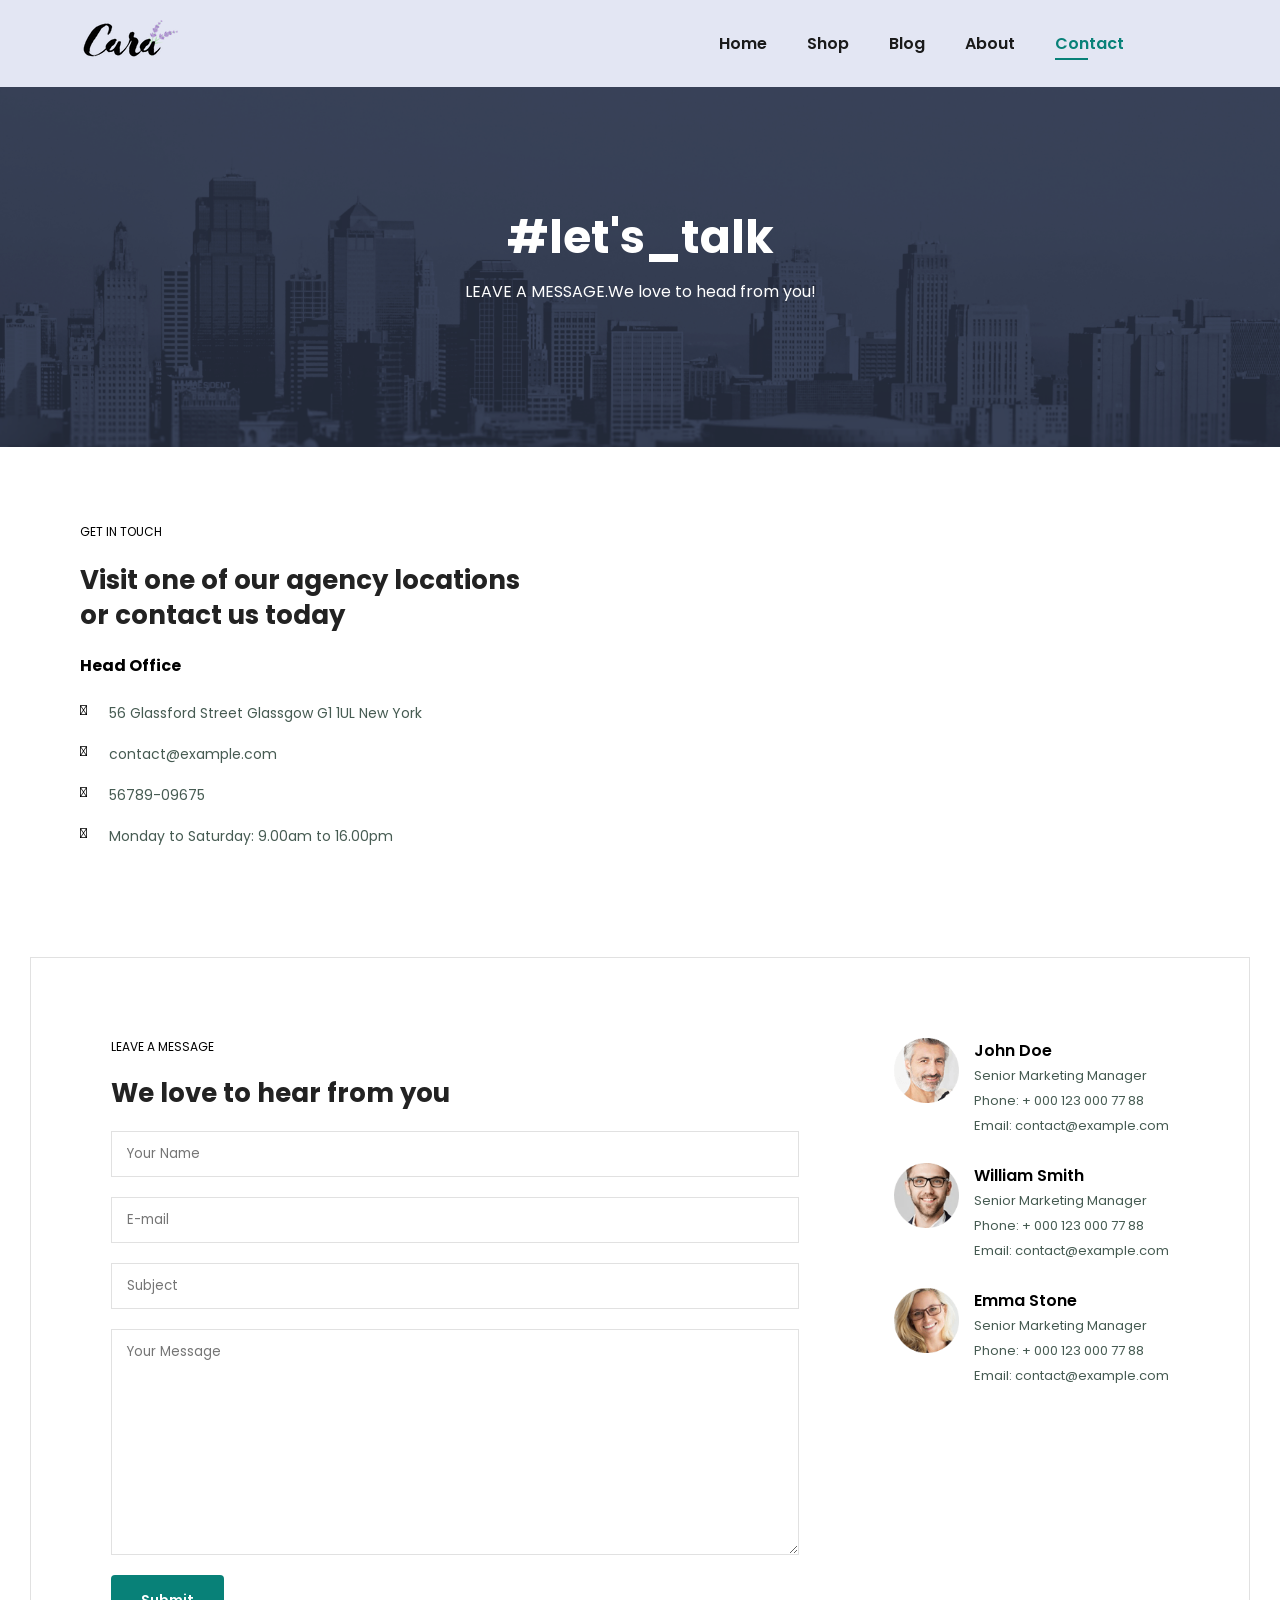
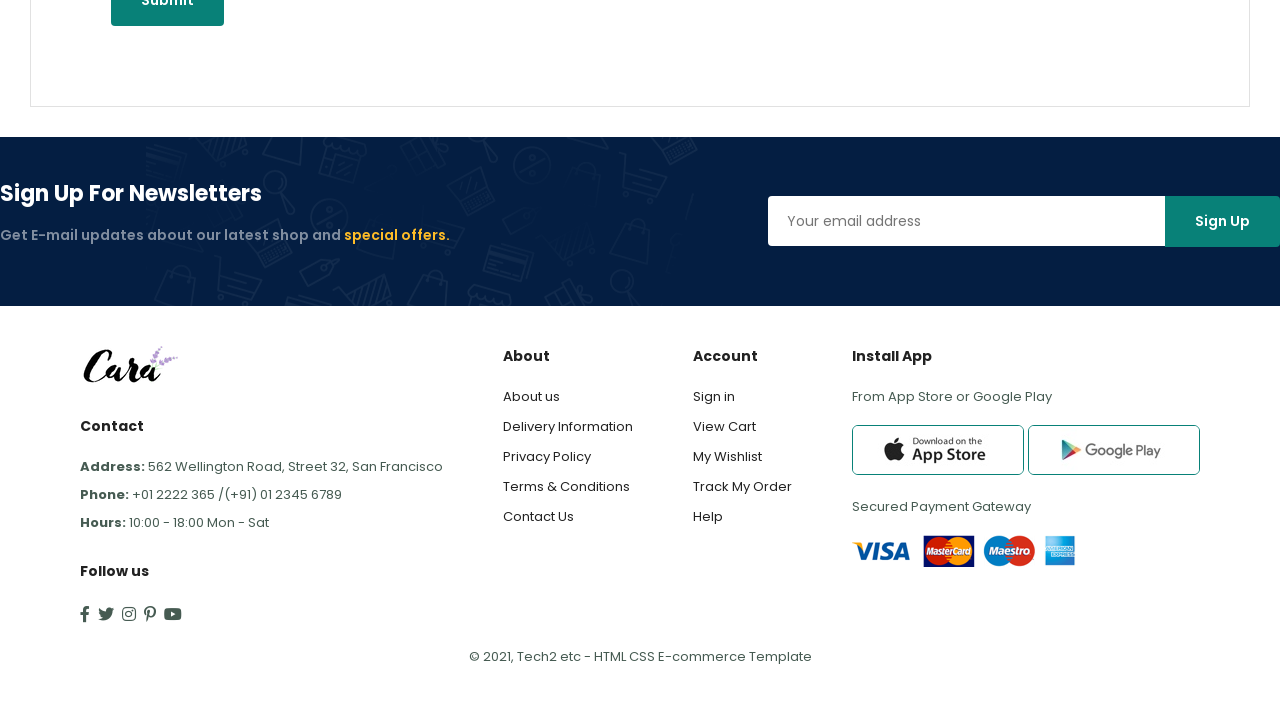
<file: contact.html>
<!DOCTYPE html>
<html lang="en">
<head>
    <meta charset="UTF-8">
    <meta name="viewport" content="width=device-width, initial-scale=1.0">
    <title>Shopping</title>
    <link rel="stylesheet" href="https://pro.fontawesome.com/releases/v5.10.0/css/all.css" />
    <link rel="stylesheet" href="style.css">
</head>
<body>
    <section id="header">
        <a href="#"><img src="img/logo.png" class="logo" alt=""></a>
        <div>
            <ul id="navbar">
                <li><a href="index.html">Home</a></li>
                <li><a href="shop.html">Shop</a></li>
                <li><a href="blog.html">Blog</a></li>
                <li><a  href="about.html">About</a></li>
                <li><a class="active"  href="contact.html">Contact</a></li>
                <li id="lg-bag"><a href="cart.html"><i class="far fa-shopping-bag"></i></a></li>
                <a href="#" id="close"><i class="far fa-times"></i></a>
            </ul>
        </div>
        <div id="mobile">
            <a href="cart.html"><i class="far fa-shopping-bag"></i></a>
            <i id="bar" class="fas fa-outdent"></i>
        </div>
    </section>

    <section id="page-header" class="about-header">
       
        <h2>#let's_talk</h2>
       
        <p>LEAVE A MESSAGE.We love to head from you! </p>
       
    </section>

<section id="contact-details" class="section-p1">
    <div class="details">
        <span>GET IN TOUCH</span>
        <h2>Visit one of our agency locations or contact us today</h2>
        <h3>Head Office</h3>
        <div>
            <li>
                <i class="fal fa-map"></i>
                <p>56 Glassford Street Glassgow G1 1UL New York</p>
            </li>
            <li>
                <i class="fal fa-envelope"></i>
                <p>contact@example.com</p>
            </li>
            <li>
                <i class="fal fa-phone-alt"></i>
                <p>56789-09675</p>
            </li>
            <li>
                <i class="fal fa-clock"></i>
                <p>Monday to Saturday: 9.00am to 16.00pm</p>
            </li>
        </div>
    </div>
    <div class="map">
        <iframe src="https://www.google.com/maps/embed?pb=!1m18!1m12!1m3!1d2469.687214909832!2d-1.2545179!3d51.75704289999999!2m3!1f0!2f0!3f0!3m2!1i1024!2i768!4f13.1!3m3!1m2!1s0x4876c6a9ef8c485b%3A0xd2ff1883a001afed!2sUniversity%20of%20Oxford!5e0!3m2!1sen!2sin!4v1739350955501!5m2!1sen!2sin" width="600" height="450" style="border:0;" allowfullscreen="" loading="lazy" referrerpolicy="no-referrer-when-downgrade"></iframe>
    </div>
</section>

<section id="form-details">
    <form action="">
        <span>LEAVE A MESSAGE</span>
        <h2>We love to hear from you</h2>
        <input type="text" placeholder="Your Name">
        <input type="email" placeholder="E-mail">
        <input type="text" placeholder="Subject">
        <textarea name="" id="" cols="30" rows="10" placeholder="Your Message"></textarea>
        <button type="submit" class="normal">Submit</button>
    </form>

    <div class="people">
        <div>
            <img src="img/people/1.png" alt="">
            <p><span>John Doe</span> Senior Marketing Manager <br> Phone: + 000 123 000 77 88 <br>Email: contact@example.com</p>
        </div>
        <div>
            <img src="img/people/2.png" alt="">
            <p><span>William Smith</span> Senior Marketing Manager <br> Phone: + 000 123 000 77 88 <br>Email: contact@example.com</p>
        </div>
        <div>
            <img src="img/people/3.png" alt="">
            <p><span>Emma Stone</span> Senior Marketing Manager <br> Phone: + 000 123 000 77 88 <br>Email: contact@example.com</p>
        </div>
    </div>

</section>

   <section id="newsletter" class="section-p1 section-m1">
    <div class="newstext">
        <h4>Sign Up For Newsletters</h4>
<p>Get E-mail updates about our latest shop and <span>special offers.</span> </p>
    </div>
    <div class="form">
        <input type="text" placeholder="Your email address">
        <button class="normal">Sign Up</button>
    </div>
</section>

<footer class="section-p1">
    <div class="col">
        <img class="logo" src="img/logo.png" alt="">
        <h4>Contact</h4>
        <p><strong>Address: </strong> 562 Wellington Road, Street 32, San Francisco</p>
        <p><strong>Phone: </strong> +01 2222 365 /(+91) 01 2345 6789</p>
        <p><strong>Hours: </strong> 10:00 - 18:00 Mon - Sat</p>
        <div class="follow">
            <h4>Follow us</h4>
            <div class="icon">
                <i class="fab fa-facebook-f"></i>
                <i class="fab fa-twitter"></i>
                <i class="fab fa-instagram"></i>
                <i class="fab fa-pinterest-p"></i>
                <i class="fab fa-youtube"></i>
            </div>
        </div>
    </div>
    <div class="col">
        <h4>About</h4>
        <a href="#">About us</a>
        <a href="#">Delivery Information</a>
        <a href="#">Privacy Policy</a>
        <a href="#">Terms & Conditions</a>
        <a href="#">Contact Us</a>
    </div>
    <div class="col">
        <h4>Account</h4>
        <a href="#">Sign in</a>
        <a href="#">View Cart</a>
        <a href="#">My Wishlist</a>
        <a href="#">Track My Order</a>
        <a href="#">Help</a>
    </div>
<div class="col install">
    <h4>Install App</h4>
    <p>From App Store or Google Play</p>
    <div class="row">
        <img src="img/pay/app.jpg" alt="">
        <img src="img/pay/play.jpg" alt="">
    </div>
    <p>Secured Payment Gateway </p>
    <img src="img/pay/pay.png" alt="">
</div>
<div class="copyright">
<p>&copy; 2021, Tech2 etc - HTML CSS E-commerce Template</p>
</div>
</footer>
    <script src="script.js"></script>
</body>
</html>
</file>
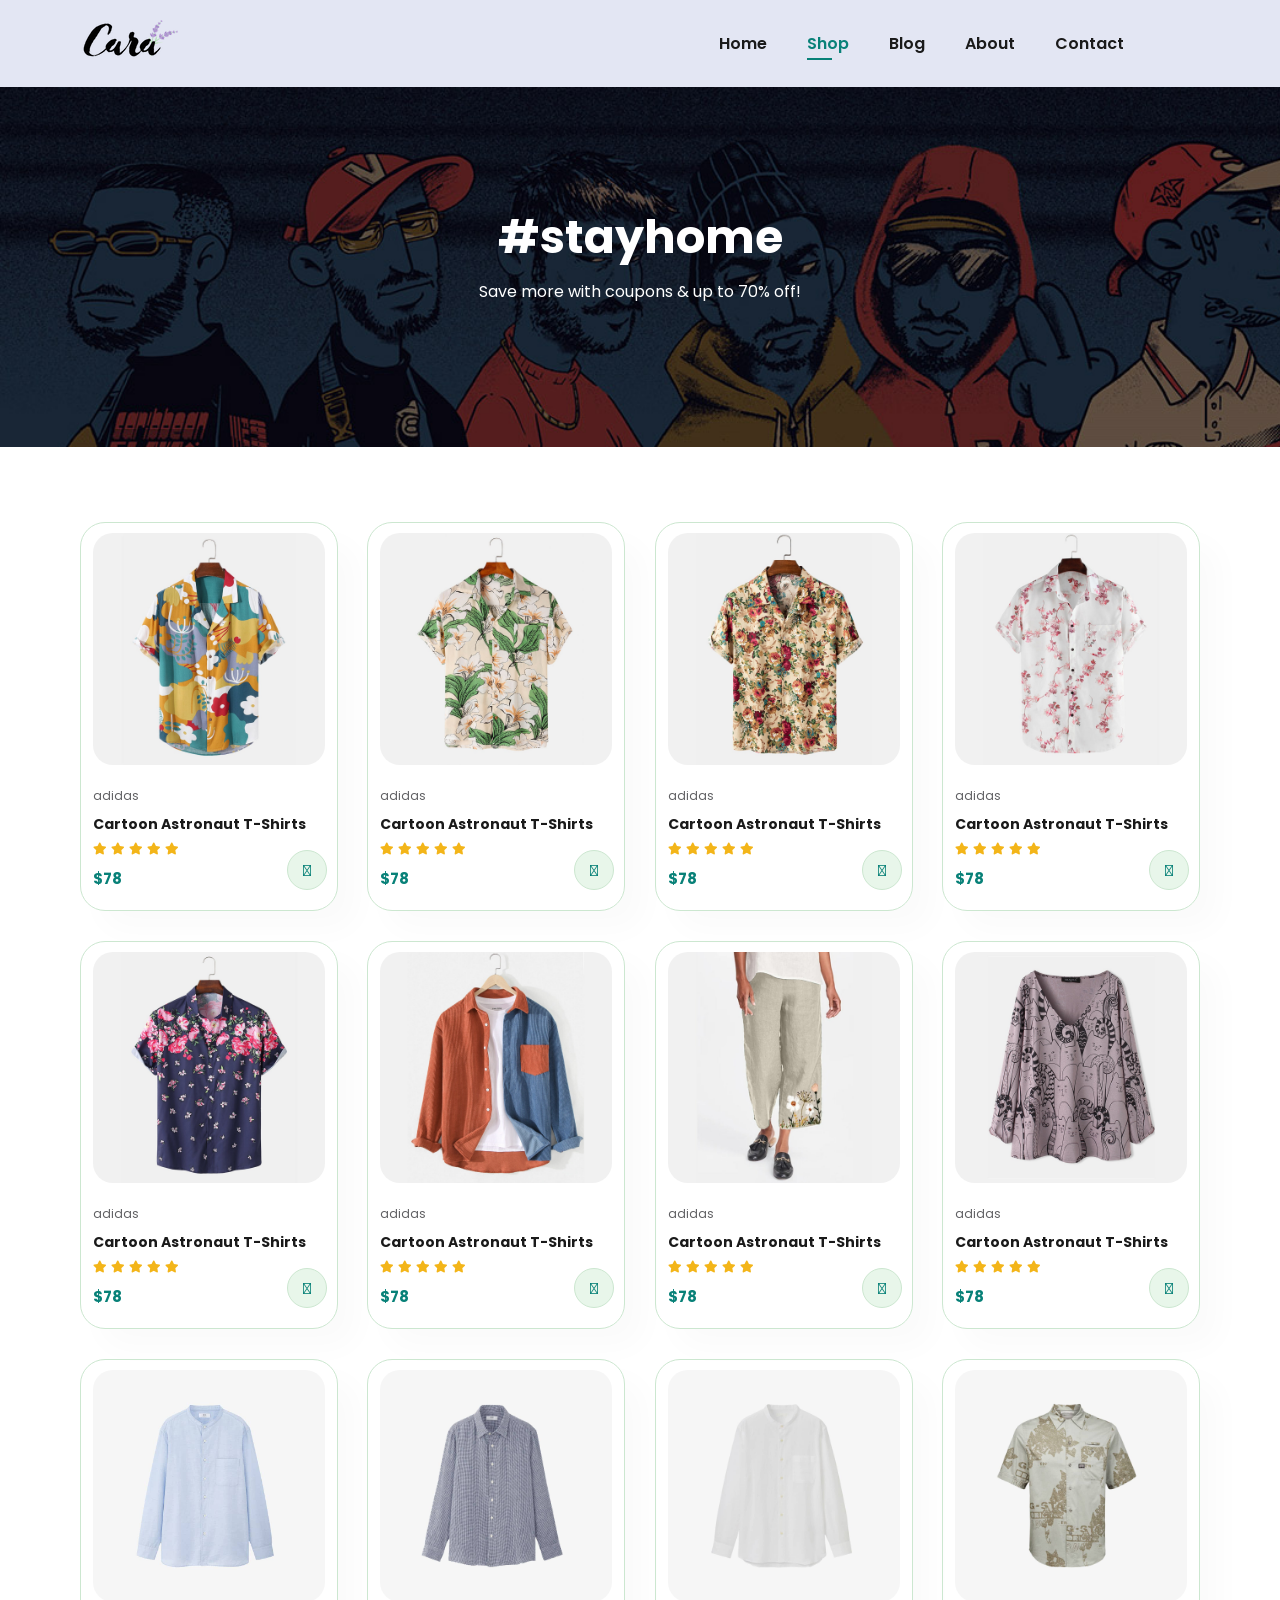
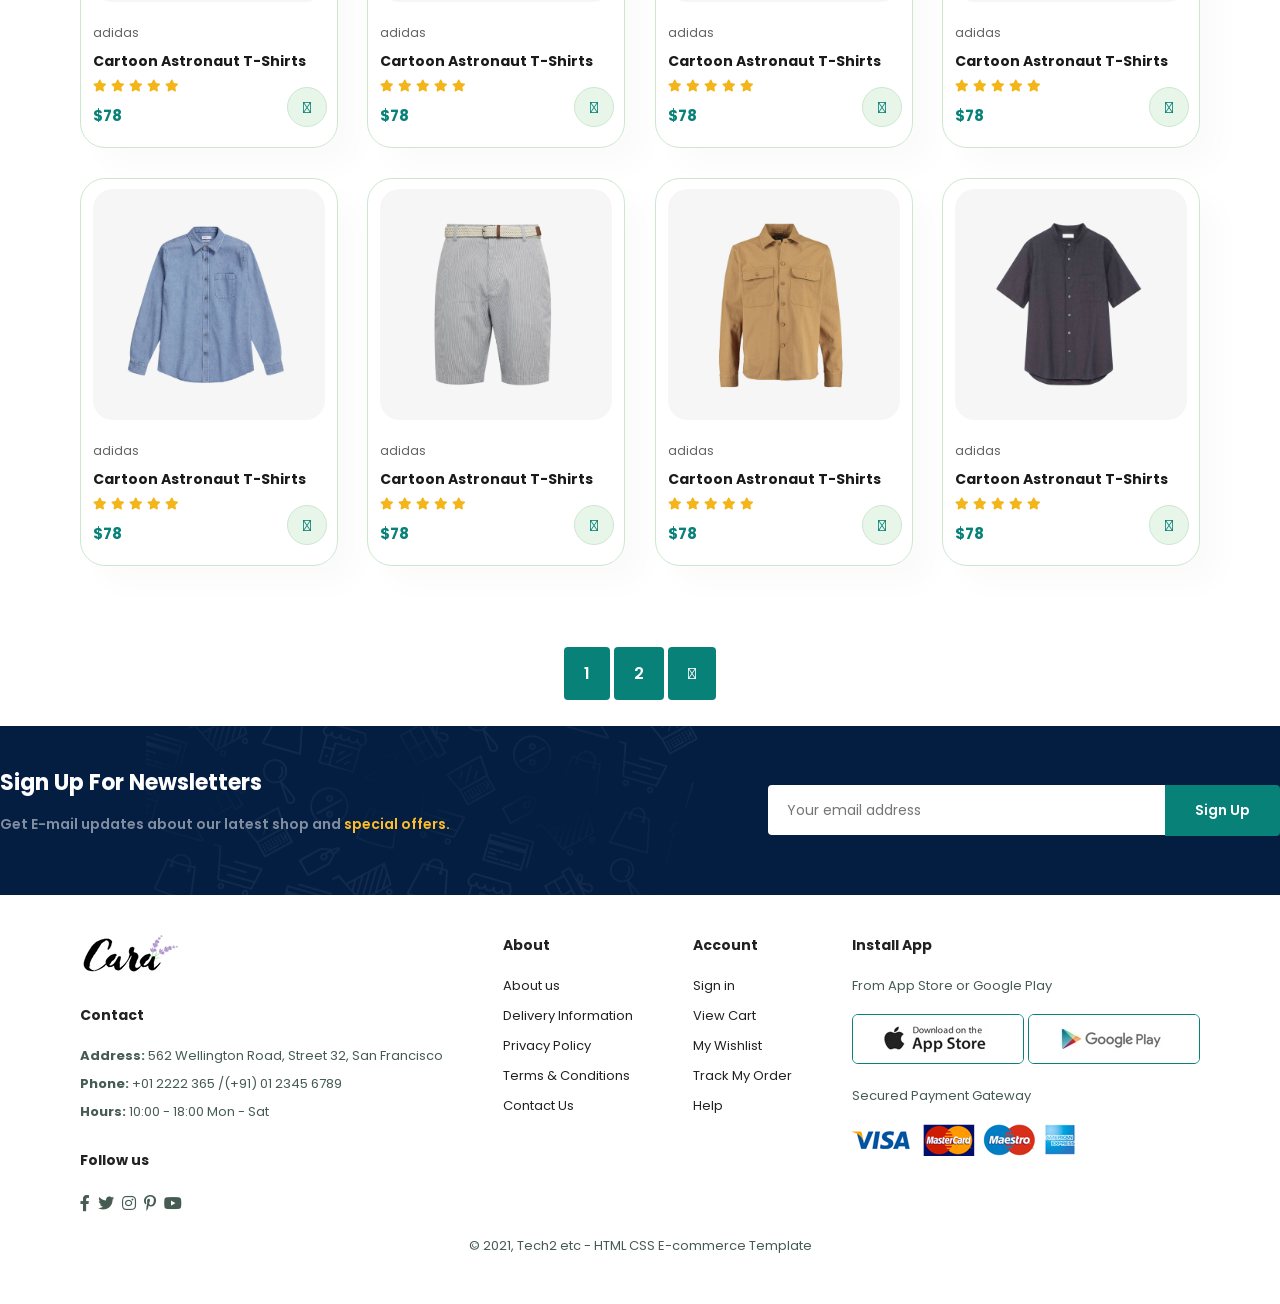
<file: shop.html>
<!DOCTYPE html>
<html lang="en">
<head>
    <meta charset="UTF-8">
    <meta name="viewport" content="width=device-width, initial-scale=1.0">
    <title>Shopping</title>
    <link rel="stylesheet" href="https://pro.fontawesome.com/releases/v5.10.0/css/all.css" />
    <link rel="stylesheet" href="style.css">
</head>
<body>
    <section id="header">
        <a href="#"><img src="img/logo.png" class="logo" alt=""></a>
        <div>
            <ul id="navbar">
                <li><a href="index.html">Home</a></li>
                <li><a class="active" href="shop.html">Shop</a></li>
                <li><a href="blog.html">Blog</a></li>
                <li><a href="about.html">About</a></li>
                <li><a href="contact.html">Contact</a></li>
                <li id="lg-bag"><a href="cart.html"><i class="far fa-shopping-bag"></i></a></li>
                <a href="#" id="close"><i class="far fa-times"></i></a>
            </ul>
        </div>
        <div id="mobile">
            <a href="cart.html"><i class="far fa-shopping-bag"></i></a>
            <i id="bar" class="fas fa-outdent"></i>
        </div>
    </section>
    <section id="page-header">
       
        <h2>#stayhome</h2>
       
        <p>Save more with coupons & up to 70% off! </p>
       
    </section>
   <section id="product1" class="section-p1">
<div class="pro-container">
    <div class="pro" onclick="window.location.href='sproduct.html';">
    <img src="img/products/f1.jpg" alt="">
    <div class="des">
        <span>adidas</span>
        <h5>Cartoon Astronaut T-Shirts</h5>
        <div class="star">
            <i class="fas fa-star"></i>
            <i class="fas fa-star"></i>
            <i class="fas fa-star"></i>
            <i class="fas fa-star"></i>
            <i class="fas fa-star"></i>
        </div>
        <h4>$78</h4>
    </div>
    <a href="#"><i class="fal fa-shopping-cart cart"></i></a>
</div>
    <div class="pro" onclick="window.location.href='sproduct.html';">
    <img src="img/products/f2.jpg" alt="">
    <div class="des">
        <span>adidas</span>
        <h5>Cartoon Astronaut T-Shirts</h5>
        <div class="star">
            <i class="fas fa-star"></i>
            <i class="fas fa-star"></i>
            <i class="fas fa-star"></i>
            <i class="fas fa-star"></i>
            <i class="fas fa-star"></i>
        </div>
        <h4>$78</h4>
    </div>
    <a href="#"><i class="fal fa-shopping-cart cart"></i></a>
</div>
    <div class="pro">
    <img src="img/products/f3.jpg" alt="">
    <div class="des">
        <span>adidas</span>
        <h5>Cartoon Astronaut T-Shirts</h5>
        <div class="star">
            <i class="fas fa-star"></i>
            <i class="fas fa-star"></i>
            <i class="fas fa-star"></i>
            <i class="fas fa-star"></i>
            <i class="fas fa-star"></i>
        </div>
        <h4>$78</h4>
    </div>
    <a href="#"><i class="fal fa-shopping-cart cart"></i></a>
</div>
    <div class="pro">
    <img src="img/products/f4.jpg" alt="">
    <div class="des">
        <span>adidas</span>
        <h5>Cartoon Astronaut T-Shirts</h5>
        <div class="star">
            <i class="fas fa-star"></i>
            <i class="fas fa-star"></i>
            <i class="fas fa-star"></i>
            <i class="fas fa-star"></i>
            <i class="fas fa-star"></i>
        </div>
        <h4>$78</h4>
    </div>
    <a href="#"><i class="fal fa-shopping-cart cart"></i></a>
</div>
    <div class="pro">
    <img src="img/products/f5.jpg" alt="">
    <div class="des">
        <span>adidas</span>
        <h5>Cartoon Astronaut T-Shirts</h5>
        <div class="star">
            <i class="fas fa-star"></i>
            <i class="fas fa-star"></i>
            <i class="fas fa-star"></i>
            <i class="fas fa-star"></i>
            <i class="fas fa-star"></i>
        </div>
        <h4>$78</h4>
    </div>
    <a href="#"><i class="fal fa-shopping-cart cart"></i></a>
</div>
    <div class="pro">
    <img src="img/products/f6.jpg" alt="">
    <div class="des">
        <span>adidas</span>
        <h5>Cartoon Astronaut T-Shirts</h5>
        <div class="star">
            <i class="fas fa-star"></i>
            <i class="fas fa-star"></i>
            <i class="fas fa-star"></i>
            <i class="fas fa-star"></i>
            <i class="fas fa-star"></i>
        </div>
        <h4>$78</h4>
    </div>
    <a href="#"><i class="fal fa-shopping-cart cart"></i></a>
</div>
    <div class="pro">
    <img src="img/products/f7.jpg" alt="">
    <div class="des">
        <span>adidas</span>
        <h5>Cartoon Astronaut T-Shirts</h5>
        <div class="star">
            <i class="fas fa-star"></i>
            <i class="fas fa-star"></i>
            <i class="fas fa-star"></i>
            <i class="fas fa-star"></i>
            <i class="fas fa-star"></i>
        </div>
        <h4>$78</h4>
    </div>
    <a href="#"><i class="fal fa-shopping-cart cart"></i></a>
</div>
    <div class="pro">
    <img src="img/products/f8.jpg" alt="">
    <div class="des">
        <span>adidas</span>
        <h5>Cartoon Astronaut T-Shirts</h5>
        <div class="star">
            <i class="fas fa-star"></i>
            <i class="fas fa-star"></i>
            <i class="fas fa-star"></i>
            <i class="fas fa-star"></i>
            <i class="fas fa-star"></i>
        </div>
        <h4>$78</h4>
    </div>
    <a href="#"><i class="fal fa-shopping-cart cart"></i></a>
</div>

        <div class="pro">
        <img src="img/products/n1.jpg" alt="">
        <div class="des">
            <span>adidas</span>
            <h5>Cartoon Astronaut T-Shirts</h5>
            <div class="star">
                <i class="fas fa-star"></i>
                <i class="fas fa-star"></i>
                <i class="fas fa-star"></i>
                <i class="fas fa-star"></i>
                <i class="fas fa-star"></i>
            </div>
            <h4>$78</h4>
        </div>
        <a href="#"><i class="fal fa-shopping-cart cart"></i></a>
    </div>
        <div class="pro">
        <img src="img/products/n2.jpg" alt="">
        <div class="des">
            <span>adidas</span>
            <h5>Cartoon Astronaut T-Shirts</h5>
            <div class="star">
                <i class="fas fa-star"></i>
                <i class="fas fa-star"></i>
                <i class="fas fa-star"></i>
                <i class="fas fa-star"></i>
                <i class="fas fa-star"></i>
            </div>
            <h4>$78</h4>
        </div>
        <a href="#"><i class="fal fa-shopping-cart cart"></i></a>
    </div>
        <div class="pro">
        <img src="img/products/n3.jpg" alt="">
        <div class="des">
            <span>adidas</span>
            <h5>Cartoon Astronaut T-Shirts</h5>
            <div class="star">
                <i class="fas fa-star"></i>
                <i class="fas fa-star"></i>
                <i class="fas fa-star"></i>
                <i class="fas fa-star"></i>
                <i class="fas fa-star"></i>
            </div>
            <h4>$78</h4>
        </div>
        <a href="#"><i class="fal fa-shopping-cart cart"></i></a>
    </div>
        <div class="pro">
        <img src="img/products/n4.jpg" alt="">
        <div class="des">
            <span>adidas</span>
            <h5>Cartoon Astronaut T-Shirts</h5>
            <div class="star">
                <i class="fas fa-star"></i>
                <i class="fas fa-star"></i>
                <i class="fas fa-star"></i>
                <i class="fas fa-star"></i>
                <i class="fas fa-star"></i>
            </div>
            <h4>$78</h4>
        </div>
        <a href="#"><i class="fal fa-shopping-cart cart"></i></a>
    </div>
        <div class="pro">
        <img src="img/products/n5.jpg" alt="">
        <div class="des">
            <span>adidas</span>
            <h5>Cartoon Astronaut T-Shirts</h5>
            <div class="star">
                <i class="fas fa-star"></i>
                <i class="fas fa-star"></i>
                <i class="fas fa-star"></i>
                <i class="fas fa-star"></i>
                <i class="fas fa-star"></i>
            </div>
            <h4>$78</h4>
        </div>
        <a href="#"><i class="fal fa-shopping-cart cart"></i></a>
    </div>
        <div class="pro">
        <img src="img/products/n6.jpg" alt="">
        <div class="des">
            <span>adidas</span>
            <h5>Cartoon Astronaut T-Shirts</h5>
            <div class="star">
                <i class="fas fa-star"></i>
                <i class="fas fa-star"></i>
                <i class="fas fa-star"></i>
                <i class="fas fa-star"></i>
                <i class="fas fa-star"></i>
            </div>
            <h4>$78</h4>
        </div>
        <a href="#"><i class="fal fa-shopping-cart cart"></i></a>
    </div>
        <div class="pro">
        <img src="img/products/n7.jpg" alt="">
        <div class="des">
            <span>adidas</span>
            <h5>Cartoon Astronaut T-Shirts</h5>
            <div class="star">
                <i class="fas fa-star"></i>
                <i class="fas fa-star"></i>
                <i class="fas fa-star"></i>
                <i class="fas fa-star"></i>
                <i class="fas fa-star"></i>
            </div>
            <h4>$78</h4>
        </div>
        <a href="#"><i class="fal fa-shopping-cart cart"></i></a>
    </div>
        <div class="pro">
        <img src="img/products/n8.jpg" alt="">
        <div class="des">
            <span>adidas</span>
            <h5>Cartoon Astronaut T-Shirts</h5>
            <div class="star">
                <i class="fas fa-star"></i>
                <i class="fas fa-star"></i>
                <i class="fas fa-star"></i>
                <i class="fas fa-star"></i>
                <i class="fas fa-star"></i>
            </div>
            <h4>$78</h4>
        </div>
        <a href="#"><i class="fal fa-shopping-cart cart"></i></a>
    </div>
    </div>
       </section> 


       <section id="pagination" class="section-p1">
        <a href="#">1</a>
        <a href="#">2</a>
        <a href="#"><i class="fal fa-long-arrow-alt-right"></i></a>
       </section>
<section id="newsletter" class="section-p1 section-m1">
    <div class="newstext">
        <h4>Sign Up For Newsletters</h4>
<p>Get E-mail updates about our latest shop and <span>special offers.</span> </p>
    </div>
    <div class="form">
        <input type="text" placeholder="Your email address">
        <button class="normal">Sign Up</button>
    </div>
</section>

<footer class="section-p1">
    <div class="col">
        <img class="logo" src="img/logo.png" alt="">
        <h4>Contact</h4>
        <p><strong>Address: </strong> 562 Wellington Road, Street 32, San Francisco</p>
        <p><strong>Phone: </strong> +01 2222 365 /(+91) 01 2345 6789</p>
        <p><strong>Hours: </strong> 10:00 - 18:00 Mon - Sat</p>
        <div class="follow">
            <h4>Follow us</h4>
            <div class="icon">
                <i class="fab fa-facebook-f"></i>
                <i class="fab fa-twitter"></i>
                <i class="fab fa-instagram"></i>
                <i class="fab fa-pinterest-p"></i>
                <i class="fab fa-youtube"></i>
            </div>
        </div>
    </div>
    <div class="col">
        <h4>About</h4>
        <a href="#">About us</a>
        <a href="#">Delivery Information</a>
        <a href="#">Privacy Policy</a>
        <a href="#">Terms & Conditions</a>
        <a href="#">Contact Us</a>
    </div>
    <div class="col">
        <h4>Account</h4>
        <a href="#">Sign in</a>
        <a href="#">View Cart</a>
        <a href="#">My Wishlist</a>
        <a href="#">Track My Order</a>
        <a href="#">Help</a>
    </div>
<div class="col install">
    <h4>Install App</h4>
    <p>From App Store or Google Play</p>
    <div class="row">
        <img src="img/pay/app.jpg" alt="">
        <img src="img/pay/play.jpg" alt="">
    </div>
    <p>Secured Payment Gateway </p>
    <img src="img/pay/pay.png" alt="">
</div>
<div class="copyright">
<p>&copy; 2021, Tech2 etc - HTML CSS E-commerce Template</p>
</div>
</footer>
    <script src="script.js"></script>
</body>
</html>
</file>
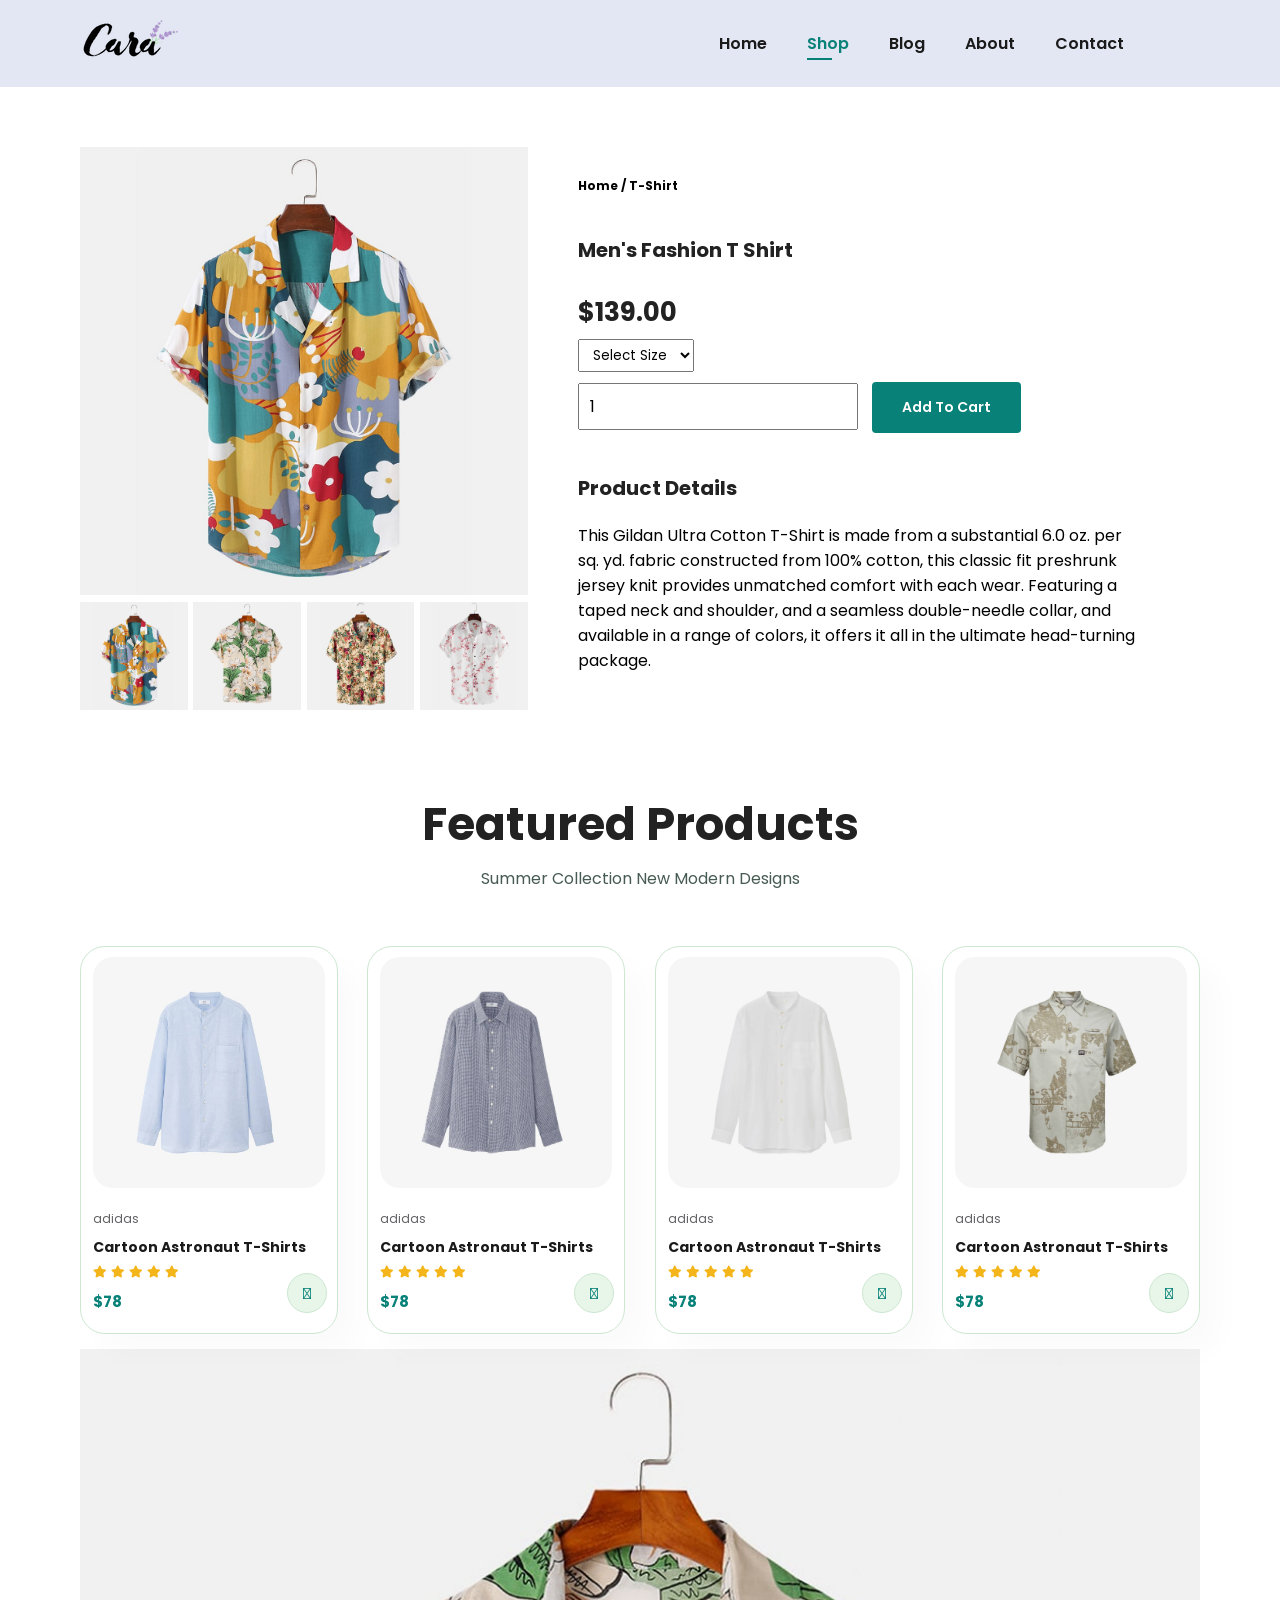
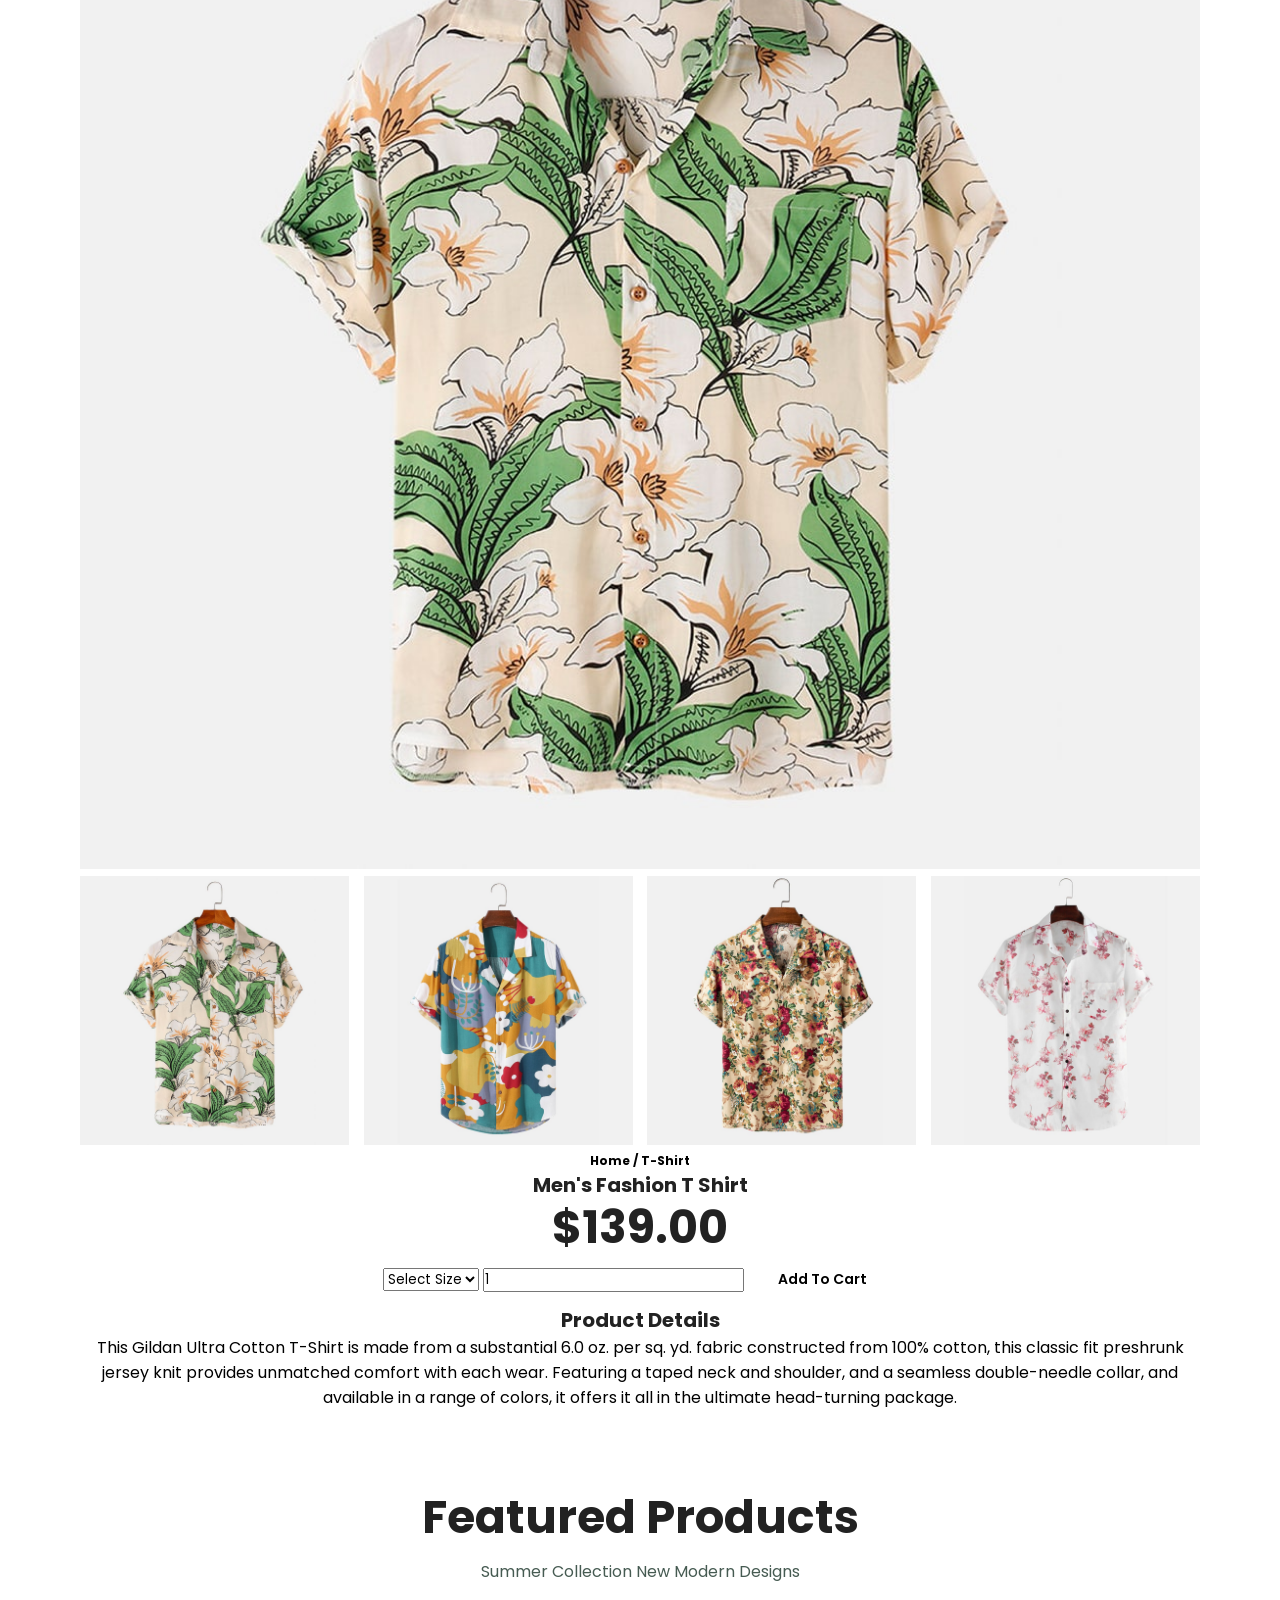
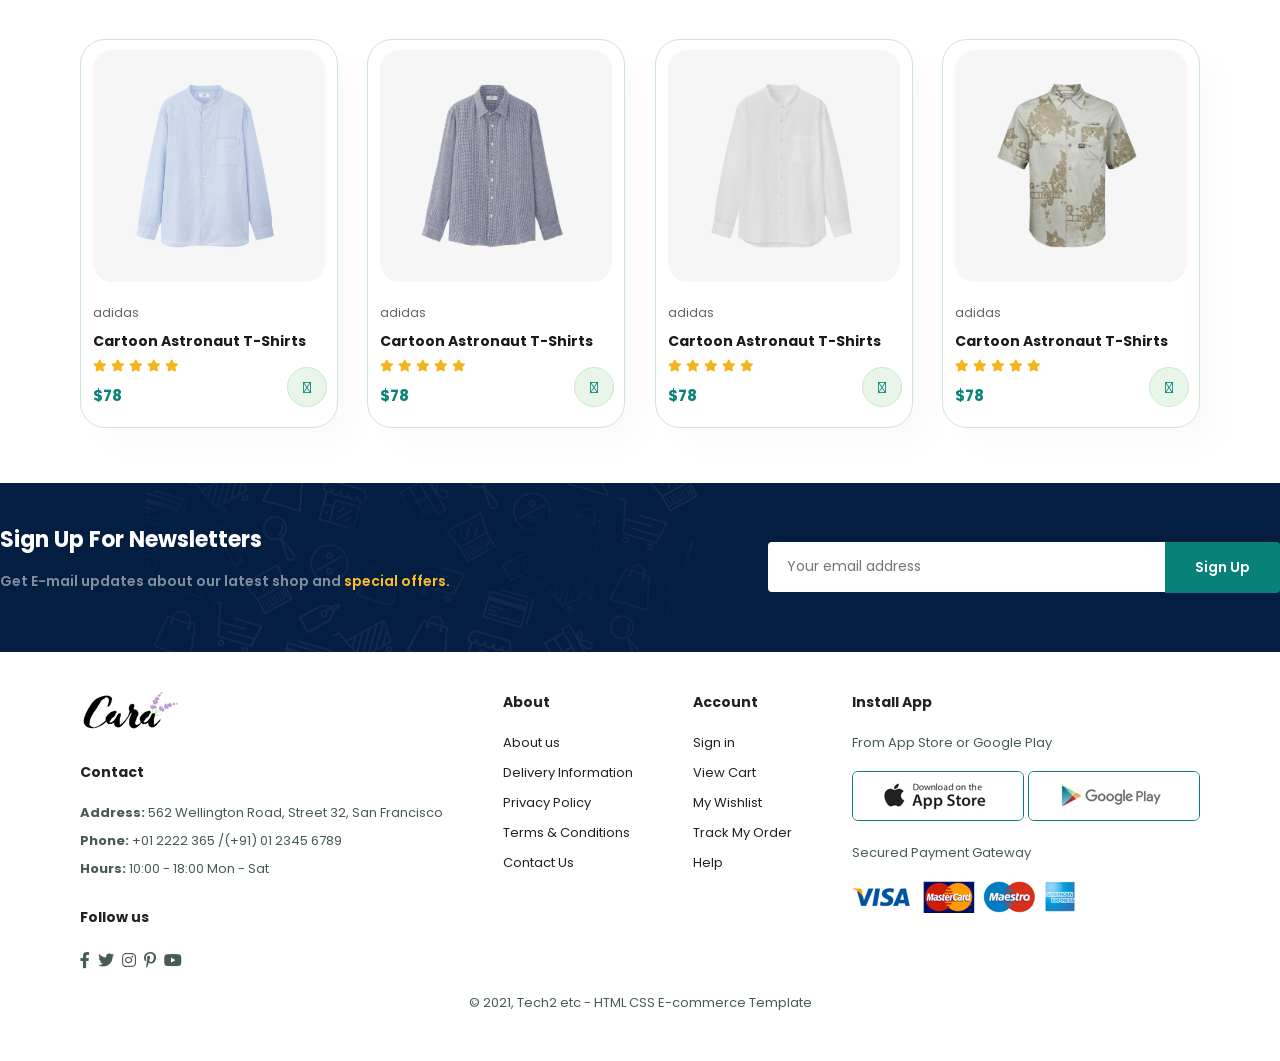
<file: sproduct.html>
<!DOCTYPE html>
<html lang="en">
<head>
    <meta charset="UTF-8">
    <meta name="viewport" content="width=device-width, initial-scale=1.0">
    <title>Shopping</title>
    <link rel="stylesheet" href="https://pro.fontawesome.com/releases/v5.10.0/css/all.css" />
    <link rel="stylesheet" href="style.css">
</head>
<body>
    <section id="header">
        <a href="#"><img src="img/logo.png" class="logo" alt=""></a>
        <div>
            <ul id="navbar">
                <li><a href="index.html">Home</a></li>
                <li><a class="active" href="shop.html">Shop</a></li>
                <li><a href="blog.html">Blog</a></li>
                <li><a href="about.html">About</a></li>
                <li><a href="contact.html">Contact</a></li>
                <li id="lg-bag"><a href="cart.html"><i class="far fa-shopping-bag"></i></a></li>
                <a href="#" id="close"><i class="far fa-times"></i></a>
            </ul>
        </div>
        <div id="mobile">
            <a href="cart.html"><i class="far fa-shopping-bag"></i></a>
            <i id="bar" class="fas fa-outdent"></i>
        </div>
    </section>
  
<section id="prodetails" class="section-p1">
    <div class="single-pro-image">
        <img src="img/products/f1.jpg" width="100%" id="MainImg" alt="">

        <div class="small-img-group">
            <div class="small-img-col">
                <img src="img/products/f1.jpg" width="100%" class="small-img" alt="">
            </div>
            <div class="small-img-col">
                <img src="img/products/f2.jpg" width="100%" class="small-img" alt="">
            </div>
            <div class="small-img-col">
                <img src="img/products/f3.jpg" width="100%" class="small-img" alt="">
            </div>
            <div class="small-img-col">
                <img src="img/products/f4.jpg" width="100%" class="small-img" alt="">
            </div>
        </div>
    </div>

    <div class="single-pro-details">
        <h6>Home / T-Shirt</h6>
        <h4>Men's Fashion T Shirt</h4>
        <h2>$139.00</h2>
        <select name="" id="">
            <option >Select Size</option>
            <option value="XL">XL</option>
            <option value="XXL">XXL</option>
            <option value="Small">Small</option>
            <option value="Large">Large</option>
        </select>
        <input type="number" value="1">
        <button class="normal">Add To Cart</button>
        <h4>Product Details</h4>
        <span>This Gildan Ultra Cotton T-Shirt is made from a substantial 6.0 oz. per
             sq. yd. fabric constructed from 100% cotton, this classic fit preshrunk 
             jersey knit provides unmatched comfort with each wear. Featuring a taped neck 
             and shoulder, and a seamless double-needle collar, and available in a range 
             of colors, it offers it all in the ultimate head-turning package.</span>
    </div>
</section>

<section id="product1" class="section-p1">
    <h2>Featured Products</h2>
    <p>Summer Collection New Modern Designs</p>
    <div class="pro-container">
        <div class="pro">
        <img src="img/products/n1.jpg" alt="">
        <div class="des">
            <span>adidas</span>
            <h5>Cartoon Astronaut T-Shirts</h5>
            <div class="star">
                <i class="fas fa-star"></i>
                <i class="fas fa-star"></i>
                <i class="fas fa-star"></i>
                <i class="fas fa-star"></i>
                <i class="fas fa-star"></i>
            </div>
            <h4>$78</h4>
        </div>
        <a href="#"><i class="fal fa-shopping-cart cart"></i></a>
    </div>
        <div class="pro">
        <img src="img/products/n2.jpg" alt="">
        <div class="des">
            <span>adidas</span>
            <h5>Cartoon Astronaut T-Shirts</h5>
            <div class="star">
                <i class="fas fa-star"></i>
                <i class="fas fa-star"></i>
                <i class="fas fa-star"></i>
                <i class="fas fa-star"></i>
                <i class="fas fa-star"></i>
            </div>
            <h4>$78</h4>
        </div>
        <a href="#"><i class="fal fa-shopping-cart cart"></i></a>
    </div>
        <div class="pro">
        <img src="img/products/n3.jpg" alt="">
        <div class="des">
            <span>adidas</span>
            <h5>Cartoon Astronaut T-Shirts</h5>
            <div class="star">
                <i class="fas fa-star"></i>
                <i class="fas fa-star"></i>
                <i class="fas fa-star"></i>
                <i class="fas fa-star"></i>
                <i class="fas fa-star"></i>
            </div>
            <h4>$78</h4>
        </div>
        <a href="#"><i class="fal fa-shopping-cart cart"></i></a>
    </div>
        <div class="pro">
        <img src="img/products/n4.jpg" alt="">
        <div class="des">
            <span>adidas</span>
            <h5>Cartoon Astronaut T-Shirts</h5>
            <div class="star">
                <i class="fas fa-star"></i>
                <i class="fas fa-star"></i>
                <i class="fas fa-star"></i>
                <i class="fas fa-star"></i>
                <i class="fas fa-star"></i>
            </div>
            <h4>$78</h4>
        </div>
        <a href="#"><i class="fal fa-shopping-cart cart"></i></a>
    </div>
      
    </div>
    <div class="single-pro-image">
        <img src="img/products/f2.jpg" width="100%" id="Main" alt="">

        <div class="small-img-group">
            <div class="small-img-col">
                <img src="img/products/f2.jpg" width="100%" class="small" alt="">
            </div>
            <div class="small-img-col">
                <img src="img/products/f1.jpg" width="100%" class="small" alt="">
            </div>
            <div class="small-img-col">
                <img src="img/products/f3.jpg" width="100%" class="small" alt="">
            </div>
            <div class="small-img-col">
                <img src="img/products/f4.jpg" width="100%" class="small" alt="">
            </div>
        </div>
    </div>

    <div class="single-pro-details">
        <h6>Home / T-Shirt</h6>
        <h4>Men's Fashion T Shirt</h4>
        <h2>$139.00</h2>
        <select name="" id="">
            <option >Select Size</option>
            <option value="XL">XL</option>
            <option value="XXL">XXL</option>
            <option value="Small">Small</option>
            <option value="Large">Large</option>
        </select>
        <input type="number" value="1">
        <button class="normal">Add To Cart</button>
        <h4>Product Details</h4>
        <span>This Gildan Ultra Cotton T-Shirt is made from a substantial 6.0 oz. per
             sq. yd. fabric constructed from 100% cotton, this classic fit preshrunk 
             jersey knit provides unmatched comfort with each wear. Featuring a taped neck 
             and shoulder, and a seamless double-needle collar, and available in a range 
             of colors, it offers it all in the ultimate head-turning package.</span>
    </div>
</section>

<section id="product1" class="section-p1">
    <h2>Featured Products</h2>
    <p>Summer Collection New Modern Designs</p>
    <div class="pro-container">
        <div class="pro">
        <img src="img/products/n1.jpg" alt="">
        <div class="des">
            <span>adidas</span>
            <h5>Cartoon Astronaut T-Shirts</h5>
            <div class="star">
                <i class="fas fa-star"></i>
                <i class="fas fa-star"></i>
                <i class="fas fa-star"></i>
                <i class="fas fa-star"></i>
                <i class="fas fa-star"></i>
            </div>
            <h4>$78</h4>
        </div>
        <a href="#"><i class="fal fa-shopping-cart cart"></i></a>
    </div>
        <div class="pro">
        <img src="img/products/n2.jpg" alt="">
        <div class="des">
            <span>adidas</span>
            <h5>Cartoon Astronaut T-Shirts</h5>
            <div class="star">
                <i class="fas fa-star"></i>
                <i class="fas fa-star"></i>
                <i class="fas fa-star"></i>
                <i class="fas fa-star"></i>
                <i class="fas fa-star"></i>
            </div>
            <h4>$78</h4>
        </div>
        <a href="#"><i class="fal fa-shopping-cart cart"></i></a>
    </div>
        <div class="pro">
        <img src="img/products/n3.jpg" alt="">
        <div class="des">
            <span>adidas</span>
            <h5>Cartoon Astronaut T-Shirts</h5>
            <div class="star">
                <i class="fas fa-star"></i>
                <i class="fas fa-star"></i>
                <i class="fas fa-star"></i>
                <i class="fas fa-star"></i>
                <i class="fas fa-star"></i>
            </div>
            <h4>$78</h4>
        </div>
        <a href="#"><i class="fal fa-shopping-cart cart"></i></a>
    </div>
        <div class="pro">
        <img src="img/products/n4.jpg" alt="">
        <div class="des">
            <span>adidas</span>
            <h5>Cartoon Astronaut T-Shirts</h5>
            <div class="star">
                <i class="fas fa-star"></i>
                <i class="fas fa-star"></i>
                <i class="fas fa-star"></i>
                <i class="fas fa-star"></i>
                <i class="fas fa-star"></i>
            </div>
            <h4>$78</h4>
        </div>
        <a href="#"><i class="fal fa-shopping-cart cart"></i></a>
    </div>
      
    </div>
       </section>

<section id="newsletter" class="section-p1 section-m1">
    <div class="newstext">
        <h4>Sign Up For Newsletters</h4>
<p>Get E-mail updates about our latest shop and <span>special offers.</span> </p>
    </div>
    <div class="form">
        <input type="text" placeholder="Your email address">
        <button class="normal">Sign Up</button>
    </div>
</section>

<footer class="section-p1">
    <div class="col">
        <img class="logo" src="img/logo.png" alt="">
        <h4>Contact</h4>
        <p><strong>Address: </strong> 562 Wellington Road, Street 32, San Francisco</p>
        <p><strong>Phone: </strong> +01 2222 365 /(+91) 01 2345 6789</p>
        <p><strong>Hours: </strong> 10:00 - 18:00 Mon - Sat</p>
        <div class="follow">
            <h4>Follow us</h4>
            <div class="icon">
                <i class="fab fa-facebook-f"></i>
                <i class="fab fa-twitter"></i>
                <i class="fab fa-instagram"></i>
                <i class="fab fa-pinterest-p"></i>
                <i class="fab fa-youtube"></i>
            </div>
        </div>
    </div>
    <div class="col">
        <h4>About</h4>
        <a href="#">About us</a>
        <a href="#">Delivery Information</a>
        <a href="#">Privacy Policy</a>
        <a href="#">Terms & Conditions</a>
        <a href="#">Contact Us</a>
    </div>
    <div class="col">
        <h4>Account</h4>
        <a href="#">Sign in</a>
        <a href="#">View Cart</a>
        <a href="#">My Wishlist</a>
        <a href="#">Track My Order</a>
        <a href="#">Help</a>
    </div>
<div class="col install">
    <h4>Install App</h4>
    <p>From App Store or Google Play</p>
    <div class="row">
        <img src="img/pay/app.jpg" alt="">
        <img src="img/pay/play.jpg" alt="">
    </div>
    <p>Secured Payment Gateway </p>
    <img src="img/pay/pay.png" alt="">
</div>
<div class="copyright">
<p>&copy; 2021, Tech2 etc - HTML CSS E-commerce Template</p>
</div>
</footer>

<script>
   var MainImg =  document.getElementById("MainImg");
   var smallimg = document.getElementsByClassName("small-img");

   smallimg[0].onclick =function(){
    MainImg.src=smallimg[0].src;
   }
   smallimg[1].onclick =function(){
    MainImg.src=smallimg[1].src;
   }
   smallimg[2].onclick =function(){
    MainImg.src=smallimg[2].src;
   }
   smallimg[3].onclick =function(){
    MainImg.src=smallimg[3].src;
   }
   var Main =  document.getElementById("Main");
   var small = document.getElementsByClassName("small");

   small[0].onclick =function(){
    Main.src=small[0].src;
   }
   small[1].onclick =function(){
    Main.src=small[1].src;
   }
   small[2].onclick =function(){
    Main.src=small[2].src;
   }
   small[3].onclick =function(){
    Main.src=small[3].src;
   }
</script>

    <script src="script.js"></script>
</body>
</html>
</file>
<file: style.css>
@import url('https://fonts.googleapis.com/css2?family=Poppins:ital,wght@0,100;0,200;0,300;0,400;0,500;0,600;0,700;0,800;0,900;1,100;1,200;1,300;1,400;1,500;1,600;1,700;1,800;1,900&display=swap');
*{
    margin: 0;
    padding: 0;
    box-sizing: border-box;
    font-family: "Poppins", serif;
}
h1{
    font-size: 50px;
    line-height: 64px;
    color: #222;
}
h2{
    font-size: 46px;
    line-height: 54px;
    color: #222;
}
h4{
    font-size: 20px;
    color: #222;
}
h6{
    font-weight: 700;
    font-size: 12px;
}
p{
    font-size: 16px;
    color: #465b52;
    margin: 15px 0 20px 0;
}
.section-p1{
    padding: 40px 80px;
}
.section-m1{
    padding: 40px 0;
}

button.normal{
    font-size: 14px;
    font-weight: 600;
    padding: 15px 30px;
    color:#000;
    background-color: #fff;
    border-radius: 4px;
    cursor: pointer;
    border: none;
    outline: none;
    transition: 0.2s;
}
button.white{
    font-size: 13px;
    font-weight: 600;
    padding: 11px 18px;
    color:#000;
    background-color: transparent;
    cursor: pointer;
    border: 1px solid #fff;
    outline: none;
    transition: 0.2s;
}
body{
    width: 100%;
}

#header{
    display: flex;
    align-items: center;
    justify-content:space-between;
    padding: 20px 80px;
    background-color: #e3e6f3;
    box-sizing: 0 5px 15px rgba(0,0,0,0.06);
    z-index: 999;
    position: sticky;
    top: 0;
    left: 0;
}

#navbar{
    display: flex;
    align-items: center;
    justify-content: center;
}

#navbar li{
    list-style: none;
    padding: 0 20px;
    position: relative;
}

#navbar li a{
    text-decoration: none;
    font-size: 16px;
    font-weight: 600;
    color: #1a1a1a;
    transition: 0.3s ease;
}

#navbar li a:hover, 
#navbar li a.active{
    color: #088178;
}

#navbar li a.active::after,
#navbar li a:hover::before{
    content: "";
    width: 30%;
    height: 2px;
    background-color: #088178;
    position: absolute;
    bottom: -4px;
    left: 20px;
}

#mobile{
    display: none;
    align-items: center;
    cursor: pointer;
}

#close{
    display: none;
}
#hero{
    background-image: url("img/hero4.png");
    height: 90vh;
    width: 100%;
    background-size: cover;
    background-position: top 25% right 0;
    padding: 0 80px;
    display: flex;
    flex-direction: column;
    align-items: flex-start;
    justify-content: center;
}

#hero h4{
    padding-bottom: 15px;
}

#hero h1{
    color: #088178;
}

#hero button{
    background-image: url("img/button.png");
    background-color: transparent;
    color: #088178;
    border: 0;
    padding: 14px 80px 14px 65px;
    background-repeat: no-repeat;
    cursor: pointer;
    font-weight: 700;
    font-size: 15px;
}
#feature{
    display: flex;
    align-items: center;
    justify-content: space-between;
    flex-wrap: wrap;
}

#feature .fe-box{
    width: 180px;
    text-align: center;
    padding: 25px 15px;
    box-shadow: 20px 20px 34px rgba(0,0,0,0.03);
    border: 1px solid #cce7d0;
    border-radius: 4px;
    margin: 15px 0;
}

#feature .fe-box:hover{
    box-shadow: 10px 10px 54px rgba(70,62,221,0.1);
}

#feature .fe-box img{
    width: 100%;
    margin-bottom: 10px;
}

#feature .fe-box h6{
    display: inline-block;
    padding: 9px 8px 6px 8px;
    line-height: 1;
    border-radius: 4px;
    color: #088178;
    background-color: #fddde4;

}

#feature .fe-box:nth-child(2) h6{
background-color: #cdebbc;
}
#feature .fe-box:nth-child(3) h6{
background-color: #d1e8f2;
}
#feature .fe-box:nth-child(4) h6{
background-color: #cdd4f8;
}
#feature .fe-box:nth-child(5) h6{
background-color: #f6dbf6;
}
#feature .fe-box:nth-child(6) h6{
background-color: #fff2e5;
}

#product1{
    text-align: center;
}

#product1 .pro-container{
    display: flex;
    justify-content: space-between;
    padding-top: 20px;
    flex-wrap: wrap;
}
#product1 .pro{
    width: 23%;
    min-width: 250px;
    padding: 10px 12px;
    border: 1px solid #cce7d0;
    border-radius: 25px;
    cursor: pointer;
    box-shadow: 20px 20px 30px rgba(0,0,0,0.02);
    margin: 15px 0;
    transition: 0.2s ease;
    position: relative;
}
#product1 .pro:hover{
    box-shadow: 20px 20px 30px rgba(0,0,0,0.06);
}
#product1 .pro img{
    width: 100%;
    border-radius: 20px;
}

#product1 .pro .des{
    text-align: start;
    padding: 10px 0;
}

#product1 .pro .des span{
    color: #606063;
    font-size: 12px;
}

#product1 .pro .des h5{
    padding-top: 7px;
    color: #1a1a1a;
    font-size: 14px;
}

#product1 .pro .des i{
    font-size: 12px;
    color: rgb(243, 181, 25);
}

#product1 .pro .des h4{
    padding-top: 7px;
    font-size: 15px;
    font-weight: 700;
    color: #088178;
}

#product1 .pro .cart{
    width: 40px;
    height: 40px;
    line-height: 40px;
    border-radius: 50px;
    background-color: #e8f6ea;
    font-weight: 500;
    color: #088178;
    border: 1px solid #cce7d0;
    position: absolute;
    bottom: 20px;
    right: 10px;
}

#banner{
    display: flex;
    flex-direction: column;
    justify-content: center;
    align-items: center;
    text-align: center;
    background-image: url("img/banner/b2.jpg");
    width: 100%;
    height: 40vh;
    background-size: cover;
    background-position: center;
}

#banner h4{
    color: #fff;
    font-size: 16px;
}
#banner h2{
    color: #fff;
    font-size: 30px;
    padding: 10px 0;
}
#banner h2 span{
    color: #ef3636;

}

#banner button:hover{
    background-color: #088178;
    color: #fff;
}

#sm-banner{
    display: flex;
    justify-content: space-between;
    flex-wrap: wrap;
}

#sm-banner .banner-box{
    display: flex;
    flex-direction: column;
    justify-content: center;
    align-items: flex-start;
    background-image: url("img/banner/b17.jpg");
    min-width: 580px;
    height: 50vh;
    background-size: cover;
    background-position: center;
    padding: 30px;
}

#sm-banner .banner-box2{
    background-image: url("img/banner/b10.jpg");
}

#sm-banner h4{
    color:#fff;
    font-size: 20px;
    font-weight: 300;
}
#sm-banner h2{
    color:#fff;
    font-size: 28px;
    font-weight: 800;
}
#sm-banner span{
    color:#fff;
    font-size: 14px;
    font-weight: 500;
    padding-bottom: 15px;
}

#sm-banner .banner-box:hover button{
    background: #088178;
    border: 1px solid #088178;
}

#banner3{
    display: flex;
    justify-content: space-between;
    flex-wrap: wrap;
    padding: 0 80px;
}

#banner3  .banner-box{
    display: flex;
    flex-direction: column;
    justify-content: center;
    align-items: flex-start;
    background-image: url("img/banner/b7.jpg");
    min-width: 30%;
    height: 30vh;
    background-size: cover;
    background-position: center;
    padding: 20px;
    margin-bottom: 20px;
}
#banner3  .banner-box2{
    background-image: url("img/banner/b4.jpg");
}
#banner3  .banner-box3{
    background-image: url("img/banner/b18.jpg");
}

#banner3 h2{
    color:#fff;
    font-weight: 900;
    font-size: 22px;
}
#banner3 h3{
    color:#ec544e;
    font-weight: 800;
    font-size: 15px;
}

#newsletter{
    display: flex;
    justify-content: space-between;
    flex-wrap: wrap;
    align-items: center;
    background-image: url("img/banner/b14.png");
    background-repeat: no-repeat;
    background-position: 20% 30%;
    background-color: #041e42;
}

#newsletter h4{
    font-size: 22px;
    font-weight: 700;
    color: #fff;
}

#newsletter p{
    font-size: 14px;
    font-weight: 600;
    color: #818ea0;
}
#newsletter p span{
    color: #ffbd27;
}
#newsletter .form{
    display: flex;
    width: 40%;
}

#newsletter input{
    height: 3.125rem;
    padding: 0 1.25em;
    font-size: 14px;
    width: 100%;
    border: 1px solid transparent;
    border-radius: 4px;
    outline: none;
    border-top-right-radius: 0;
    border-bottom-right-radius: 0;
}

#newsletter button{
    background-color: #088178;
    color: #fff;
    white-space: nowrap;
    border-top-left-radius: 0;
    border-bottom-left-radius: 0;
}

footer{
    display: flex;
    flex-wrap: wrap;
    justify-content: space-between;
}
footer .col{
    display: flex;
    flex-direction: column;
    align-items: flex-start;
    margin-bottom: 20px;
}
 
footer .logo{
margin-bottom: 30px;
}

footer h4{
    font-size: 14px;
    padding-bottom: 20px;
}
footer p{
    font-size: 13px;
    margin: 0 0 8px 0;
}
footer a{
    font-size: 13px;
    text-decoration: none;
    color: #222;
    margin-bottom: 10px;
}

footer .follow{
    margin-top: 20px;
}

footer .follow i{
    color: #465b52;
    padding-right: 4px;
    cursor: pointer;
}

footer .install .row img{
border: 1px solid #088178;
border-radius: 6px;
}

footer .install img{
    margin: 10px 0 15px 0;
}

footer .follow i:hover,
footer a:hover{
color: #088178;
}

footer .copyright{
    width: 100%;
    text-align: center;
}

#page-header{
    background-image: url("img/banner/b1.jpg");
    width: 100%;
    height: 40vh;
    background-size: cover;
    display: flex;
    justify-content: center;
    align-items: center;
    flex-direction: column;
    padding: 14px;
    
}

#page-header h2,
#page-header p{
    color: white;
}

#pagination{
    text-align: center;

}

#pagination a{
    text-decoration: none;
    background-color: #088178;
    padding: 15px 20px ;
    border-radius: 4px;
    color: #fff;
    font-weight: 600;
}

#pagination a i{
    font-size: 16px;
    font-weight: 600;
}

#prodetails{
    display: flex;
    margin-top: 20px;
}

#prodetails .single-pro-image{
    width: 40%;
    margin-right: 50px;
}

.small-img-group{
display: flex;
justify-content: space-between;
}

.small-img-col{
    flex-basis: 24%;
    cursor: pointer;
}

#prodetails .single-pro-details{
    width: 50%;
    padding-top: 30px;
}

#prodetails .single-pro-details h4{
    padding: 40px 0 20px 0;
}

#prodetails .single-pro-details h2{
    font-size: 26px;
}

#prodetails .single-pro-details select{
    display: block;
    padding: 5px 10px;
    margin-bottom: 10px;
}

#prodetails .single-pro-details input{
    width: 50%;
    height: 47px;
    padding-left: 10px;
    font-size: 16px;
    margin-right: 10px;
}

#prodetails .single-pro-details input:focus{
    outline: none;
}

#prodetails .single-pro-details button{
    background: #088178;
    color: #fff;
}

#prodetails .single-pro-details span{
    line-height: 25px;
}

/* Blog Page */
#page-header.blog-header{
    background-image: url("img/banner/b19.jpg");
}

#blog{
    padding: 150px 150px 0 150px;

}

#blog .blog-box{
    display: flex;
    align-items: center;
    width: 100%;
    position: relative;
    padding-bottom: 90px;
}

#blog .blog-img{
    width: 50%;
    margin-right: 40px;
}

#blog img{
    width: 100%;
    height: 300px;
    object-fit: cover;
}

#blog .blog-details{
    width: 50%;
}

#blog .blog-details a{
    text-decoration: none;
    font-size: 11px;
    color:#000;
    font-weight: 700;
    position: relative;
    transition: 0.3s;
}

#blog .blog-details a::after{
    content: "";
    width: 50px;
    height: 1%;
    background-color: #000;
    position: absolute;
    top: 4px;
    right: -60px;
}

#blog .blog-details a:hover{
    color:#088178;
}

#blog .blog-details a:hover::after{
    background-color: #088178;
}

#blog .blog-box h1{
    position: absolute;
    top: -40px;
    left: 0;
    font-size: 70px;
    font-weight: 700;
    color: #c9cbce;
    z-index: -9;
}

/* About Page */
#page-header.about-header{
    background-image: url("img/about/banner.png");
}

#about-head{
    display: flex;
    align-items: center;
}

#about-head img{
    width: 50%;
    height: auto;
}

#about-head div{
  padding-left: 40px;
}

#about-app{
    text-align: center;
}

#about-app .video{
    width: 70%;
    height: 100%;
    margin: 30px auto 0 auto;
}

#about-app .video video{
    width: 100%;
    height: 100%;
    border-radius: 20px;
}

/* Contact Page */

#contact-details{
    display: flex;
    align-items: center;
    justify-content: space-between;
}

#contact-details .details{
    width: 40%;
}

#contact-details .details span,
#form-details form span {
    font-size: 12px;
}

#contact-details .details h2,
#form-details form h2{
    font-size: 26px;
    line-height: 35px;
    padding: 20px 0;
}

#contact-details .details h3{
    font-size: 16px;
    padding-bottom: 15px;
}

#contact-details .details li{
    list-style: none;
    display: flex;
    padding: 10px 0;
}

#contact-details .details li i{
    font-size: 14px;
    padding-right: 22px;
}

#contact-details .details li p{
    margin: 0;
    font-size: 14px;
}

#contact-details .map{
    width: 55%;
    height: 400px;
}
#contact-details .map iframe{
    width: 100%;
    height: 100%;
}

#form-details{
    display: flex;
    justify-content: space-between;
    margin:30px;
    padding: 80px;
    border: 1px solid #e1e1e1;

}

#form-details form{
    width: 65%;
    display: flex;
    flex-direction: column;
    align-items: flex-start;
}

#form-details form input,
#form-details form textarea {
    width: 100%;
    padding: 12px 15px;
    outline: none;
    margin-bottom: 20px;
    border: 1px solid #e1e1e1;
}

#form-details form button{
    background-color: #088178;
    color: #fff;
}

#form-details .people div{
    padding-bottom: 25px;
    display: flex;
    align-items: flex-start;
}

#form-details .people div img{
    width: 65px;
    height: 65px;
    object-fit: cover;
    margin-right: 15px;
}

#form-details .people div p{
    margin: 0;
    font-size: 13px;
    line-height: 25px;
}

#form-details .people div p span{
    display: block;
    font-size: 16px;
    font-weight: 600;
    color: #000;
}

/* Cart Page */

#cart{
overflow-x: auto;
}

#cart table{
    width: 100%;
    border-collapse: collapse;
    table-layout: fixed;
    white-space: nowrap;
}

#cart table img{
    width: 70px;
}

#cart table td:nth-child(1){
    width: 100px;
    text-align: center;
}
#cart table td:nth-child(2){
    width: 150px;
    text-align: center;
}
#cart table td:nth-child(3){
    width: 250px;
    text-align: center;
}
#cart table td:nth-child(4),
#cart table td:nth-child(5),
#cart table td:nth-child(6){
    width: 150px;
    text-align: center;
}

#cart table td:nth-child(5) input{
    width: 70px;
    padding: 10px 5px 10px 15px;
}

#cart table thead{
    border: 1px solid #e2e9e1;
    border-left: none;
    border-right: none;
}

#cart table thead td{
    font-weight: 700;
    text-transform: uppercase;
    font-size: 13px;
    padding: 18px 0;
}

#cart table thead tr td{
padding-top: 15px;
}

#cart table thead td{
   font-size: 13px; 
}

#cart-add{
    display: flex;
    flex-wrap: wrap;
    justify-content: space-between;
}

#coupon{
width: 50%;
margin-bottom: 30px;
}

#coupon h3,
#subtotal h3{
    padding-bottom: 15px;
}

#coupon input{
    padding: 10px 20px;
    outline: none;
    width: 60%;
    margin-right: 10px;
    border: 1px solid #e2e9e1;

}

#coupon button,
#subtotal button{
    background-color: #088178;
    color: #fff;
    padding: 12px 20px;
}

#subtotal{
    width: 50%;
    margin-bottom: 30px;
    border: 1px solid #e2e9e1;
    padding: 30px;
}

#subtotal table{
    border-collapse: collapse;
    width: 100%;
    margin-bottom: 20px;
}

#subtotal table td{
    width: 50%;
    border: 1px solid #e2e9e1;
    padding: 10px;
    font-size: 13px;
}

@media (max-width:799px) {
    .section-p1{
padding: 40px 40px;
    }
    #navbar{
        display: flex;
        flex-direction: column;
        align-items: flex-start;
        justify-content: flex-start;
        position: fixed;
        top: 0;
        right: -300px;
        height: 100vh;
        width: 300px;
        background-color: #e3e6f3;
        box-shadow: 0 40px 60px rgba(0,0,0,0.01);
        padding: 80px 0 0 10px;
        transition: 0.3s ease;
    }
#navbar.active{
    right: 0px;
}

    #navbar li{
        margin-bottom: 25px;
    }
    #mobile{
        display: flex;
        align-items: center;
    }
    #mobile i{
        color: #000;
        font-size: 24px;
        padding-left: 20px;
    }
    #close{
        display: inline;
        position: absolute;
        top: 30px;
        left: 30px;
        color: #000;
        font-size: 24px;
    }
    #lg-bag{
        display: none;
    }

    #hero{
        height: 90vh;
        padding: 0 80px;
        background-position: top 30% right 30%;
    }

    #feature{
        justify-content: center;
    }
    #feature .fe-box{
        margin: 15px 15px;
    }
    #product1 .pro-container{
        justify-content: center;
      
    }
    #product1 .pro {
        margin: 15px ;
    }
    #banner {
        height: 20vh;  
    }

    #sm-banner .banner-box {
        min-width: 100%;
        height: 30vh;
    }

    #banner3{
       padding: 0 40px; 
    }

    #banner3 .banner-box {
        width: 28%;
        
    }
    #newsletter .form{
        width: 70%;
    }

    #form-details{
        padding: 40px;
    }

    #form-details form{
        width: 50%;
    }
}

@media (max-width: 477px){
    .section-p1{
        padding: 20px;
    }
    #header{
        padding: 10px 30px;
    }
    #hero{
        padding: 0 20px;
        background-position: 55%;
    }
    h2{
        font-size: 32px;
    }
    h1{
        font-size: 38px;
    }
    #hero{
        padding: 0 20px;
        background-position: 55%;
    }
    #feature .fe-box{
        width: 155px;
        margin: 0 0 15px 0;
    }
    #feature{
        justify-content: space-between;
    }
    #product1 .pro{
        width: 100%;
    }
    #banner{
        height: 40vh;
    }
    #sm-banner .banner-box{
        height: 40vh;
    }
    #sm-banner .banner-box2{
        margin-top: 20px;
    }
    #banner3{
        padding: 0 20px;
    }
    #banner3 .banner-box{
        width: 100%;
    }
    #newsletter {
        padding: 40px 20px;
    }
    #newsletter .form{
        width: 100%;
    }
    footer .copyright{
        text-align: start;
    }

    /* Single Product */
    #prodetails{
        display: flex;
        flex-direction: column;
    }

    #prodetails .single-pro-image{
        width: 100%;
        margin-right: 0px;
    }

    #prodetails .single-pro-details{
        width: 100%;
    }

   #blog{
    padding: 100px 20px 0 20px;
   }

    #blog .blog-box{
        display: flex;
        flex-direction: column;
        align-items: flex-start;
    }

    #blog .blog-img{
        width: 100%;
        margin-right: 0px;
        margin-bottom: 30px;
    }

    #blog .blog-details{
        width: 100%;
    }

    /* About Page */
    #about-head{
        flex-direction: column;
    }

    #about-head img{
        width: 100%;
        margin-bottom: 20px;
    }
    #about-head div{
        padding-left: 0px;
    }

    #about-app .video{
        width: 100%;
    }

    /* Contact Page */
    #contact-details{
        flex-direction: column;
    }

    #contact-details .details{
        width: 100%;
        margin-bottom: 30px;
    }

    #contact-details .map{
        width: 100%;
    }

    #form-details{
        margin: 10px;
        padding: 30px 10px;
        flex-wrap: wrap;
    }

    #form-details form{
        width: 100%;
        margin-bottom: 30px;
    }

    /* Cart Page */

    #cart-add{
        flex-direction: column;
    }

    #coupon{
        width: 100%;
    }
    #subtotal{
        width: 100%;
        padding: 20px;
    }
}
</file>
